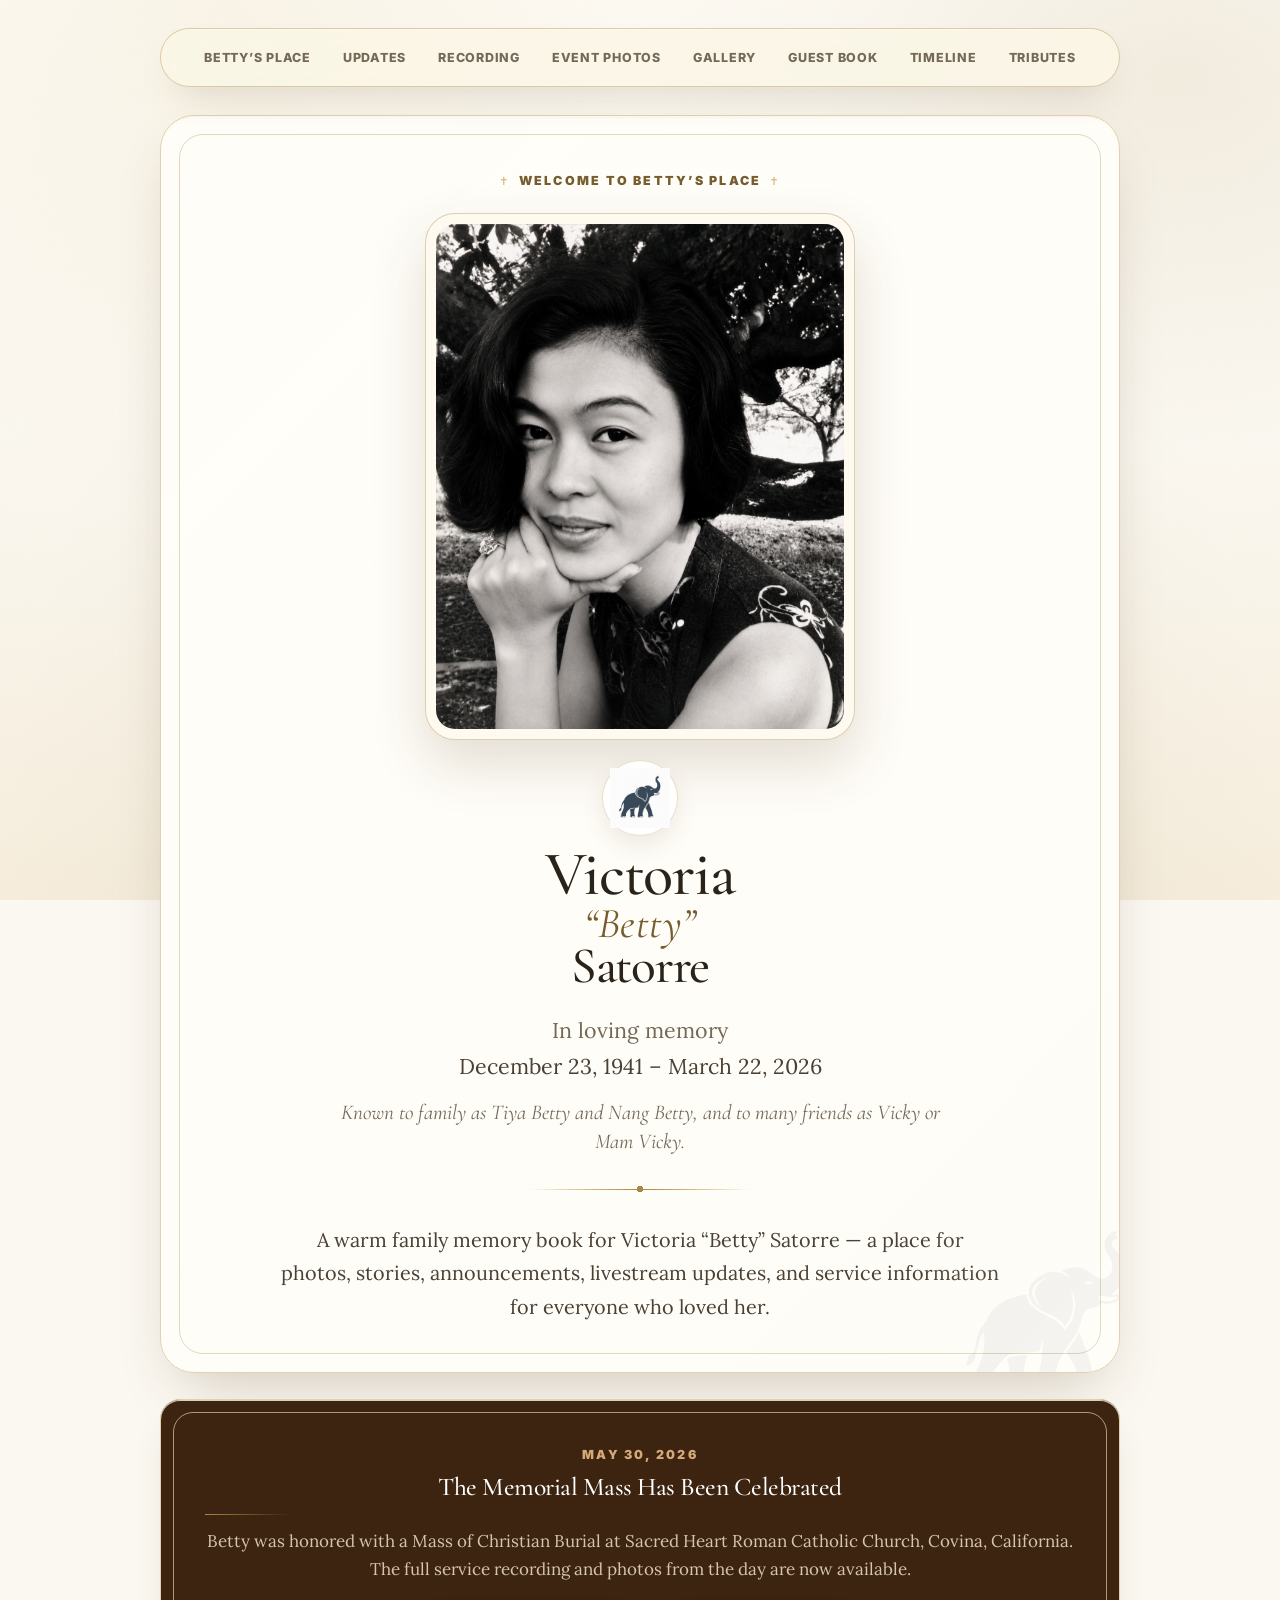
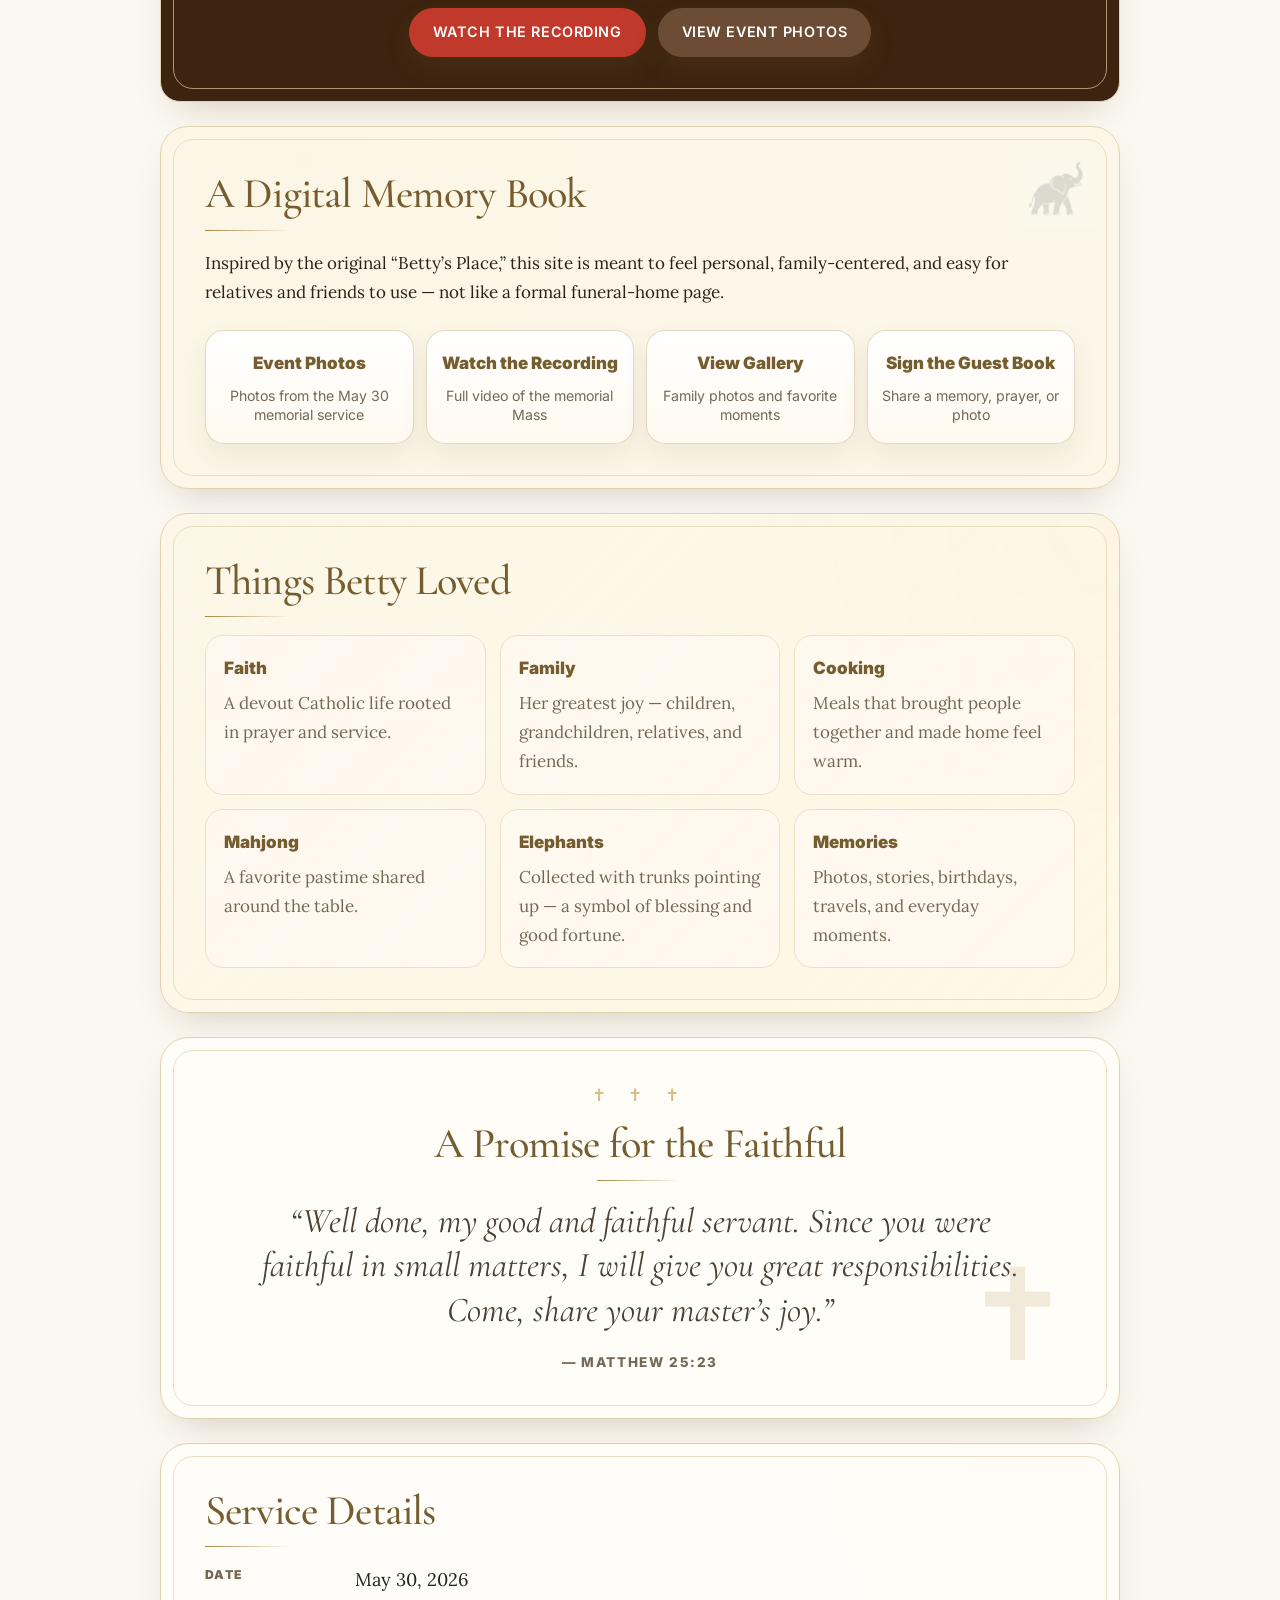
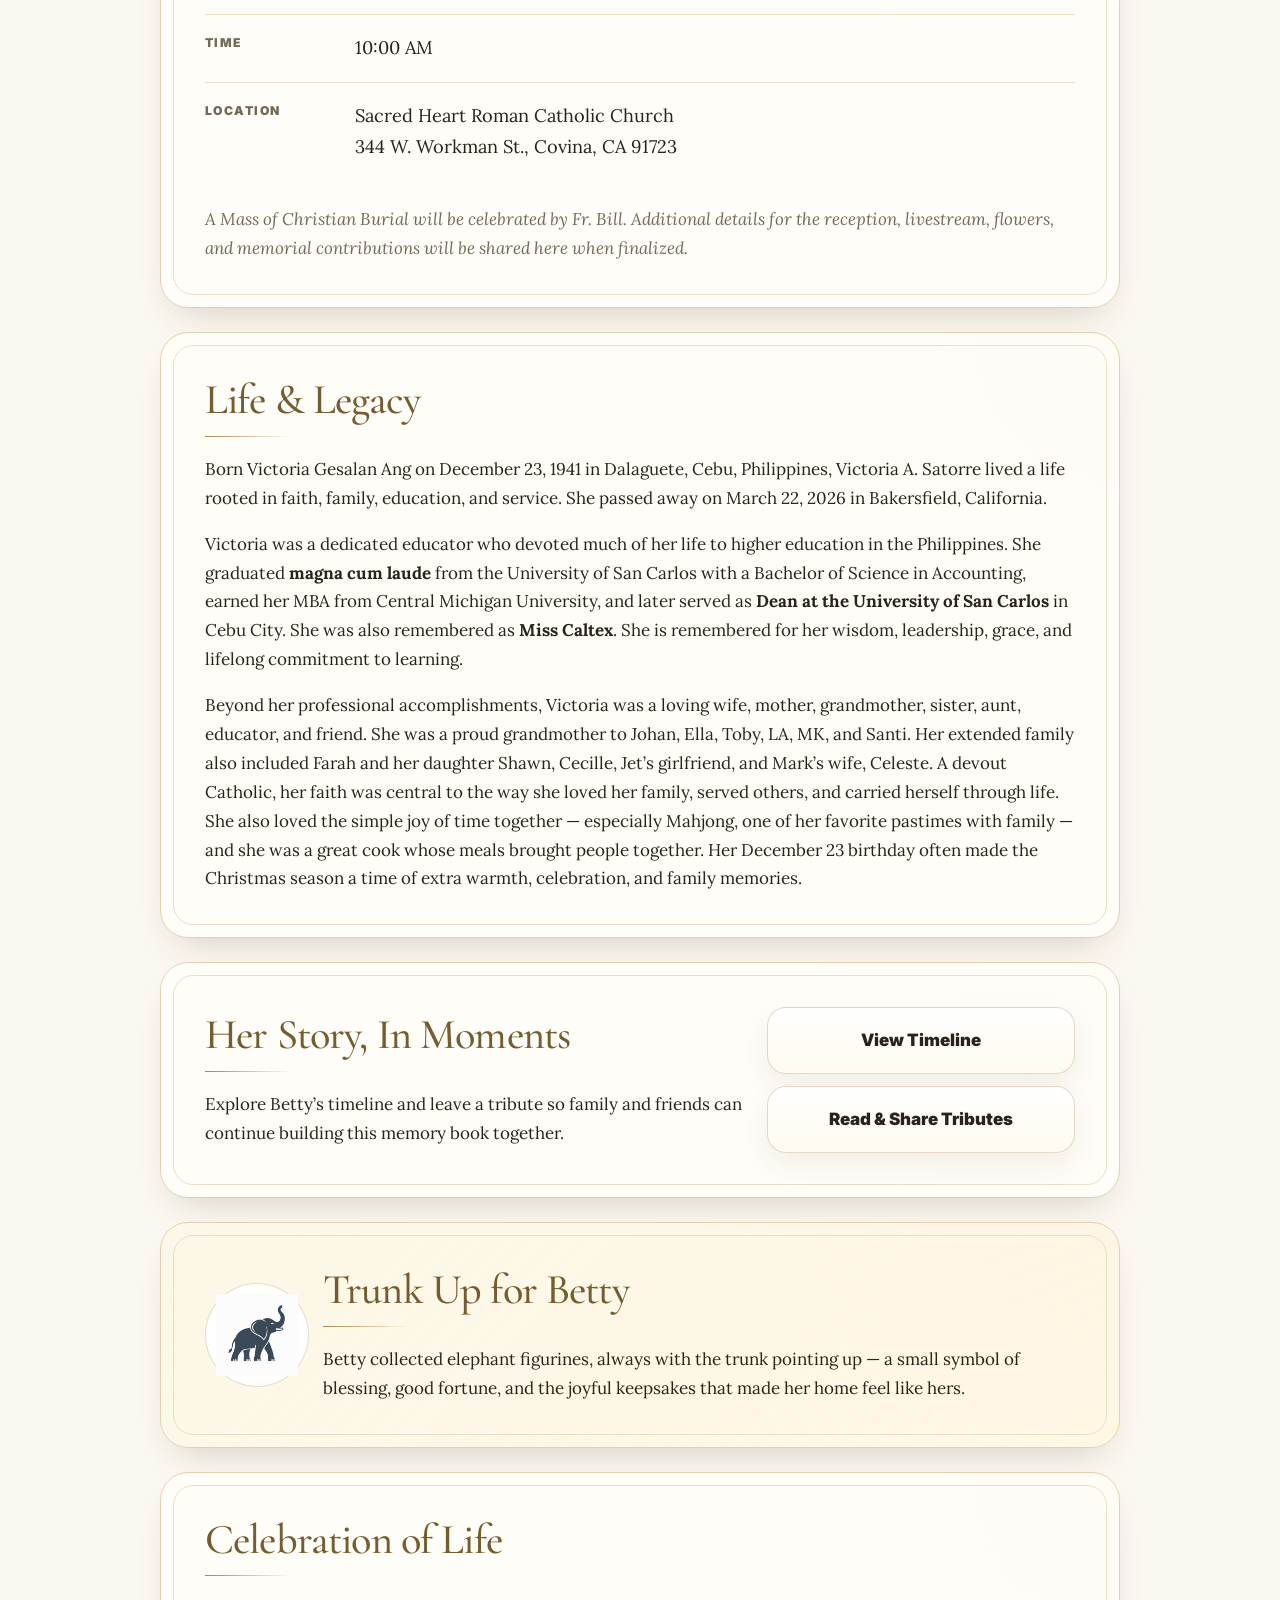
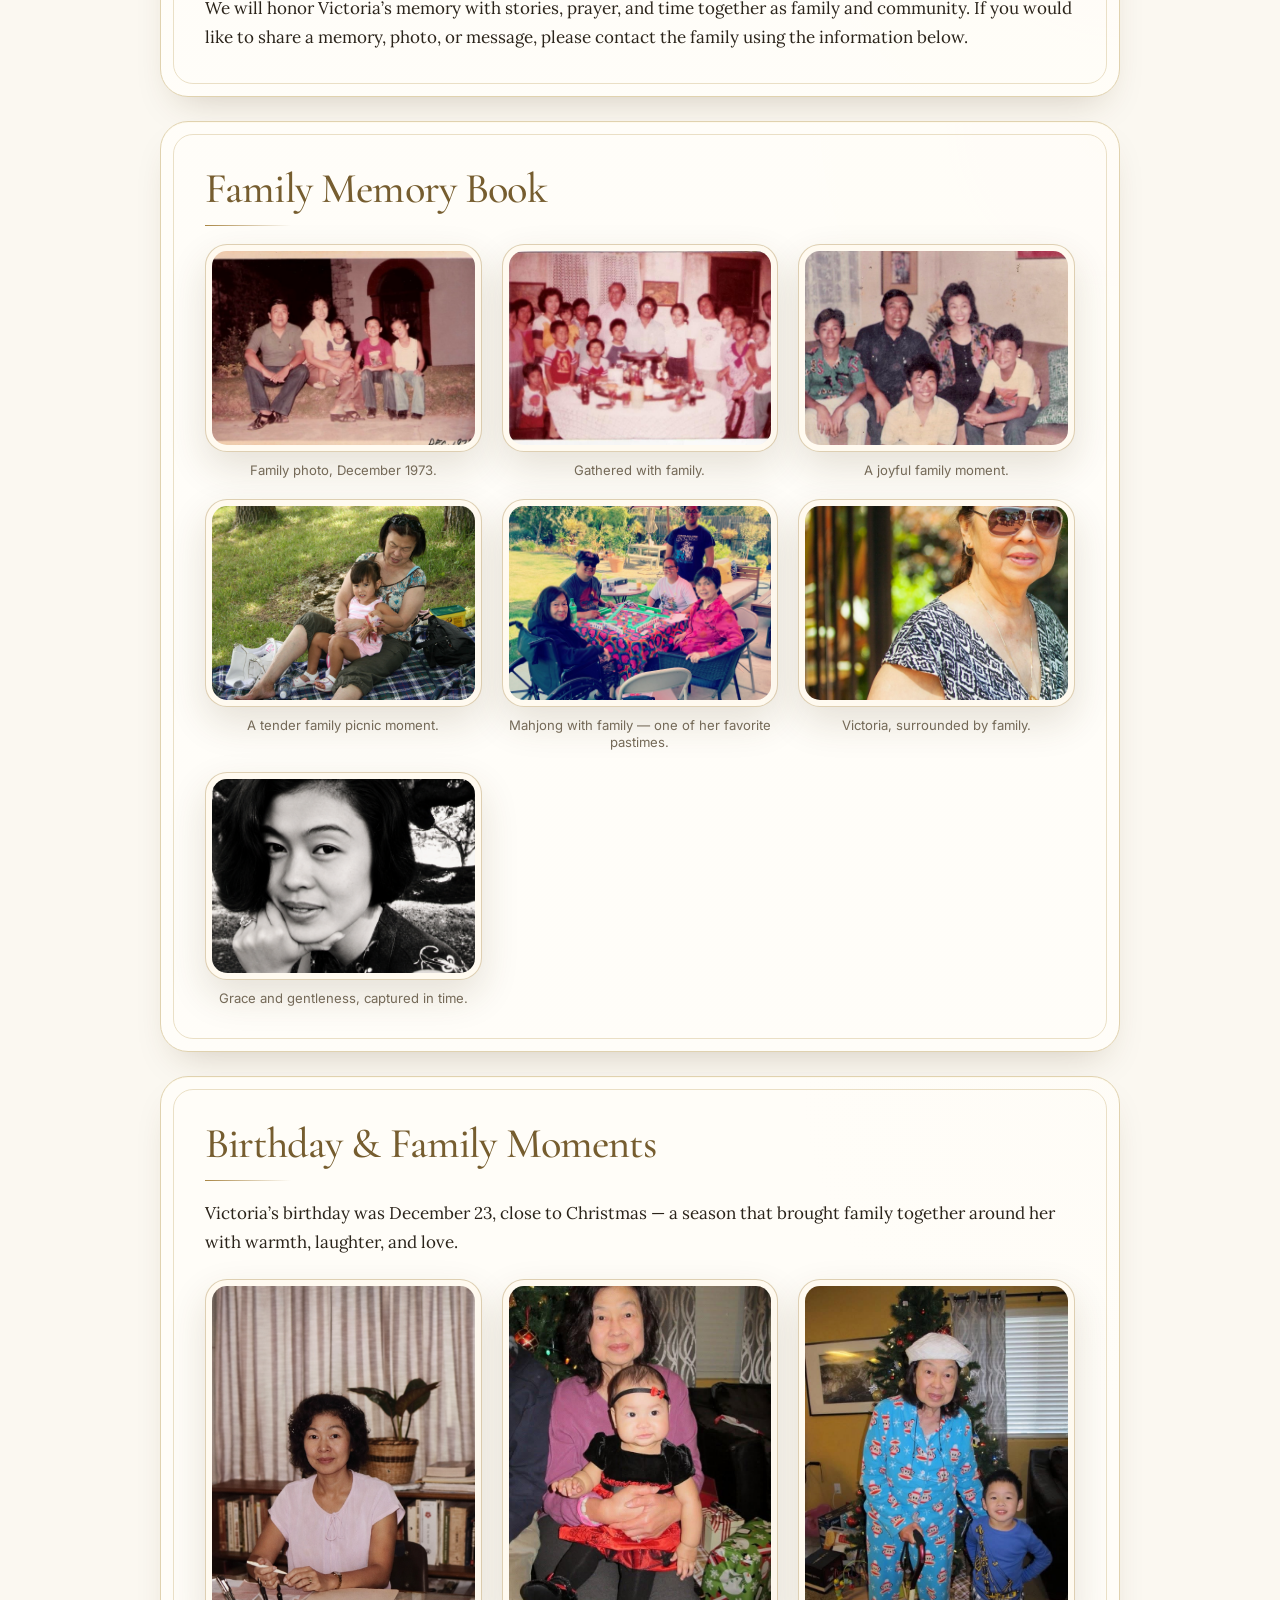
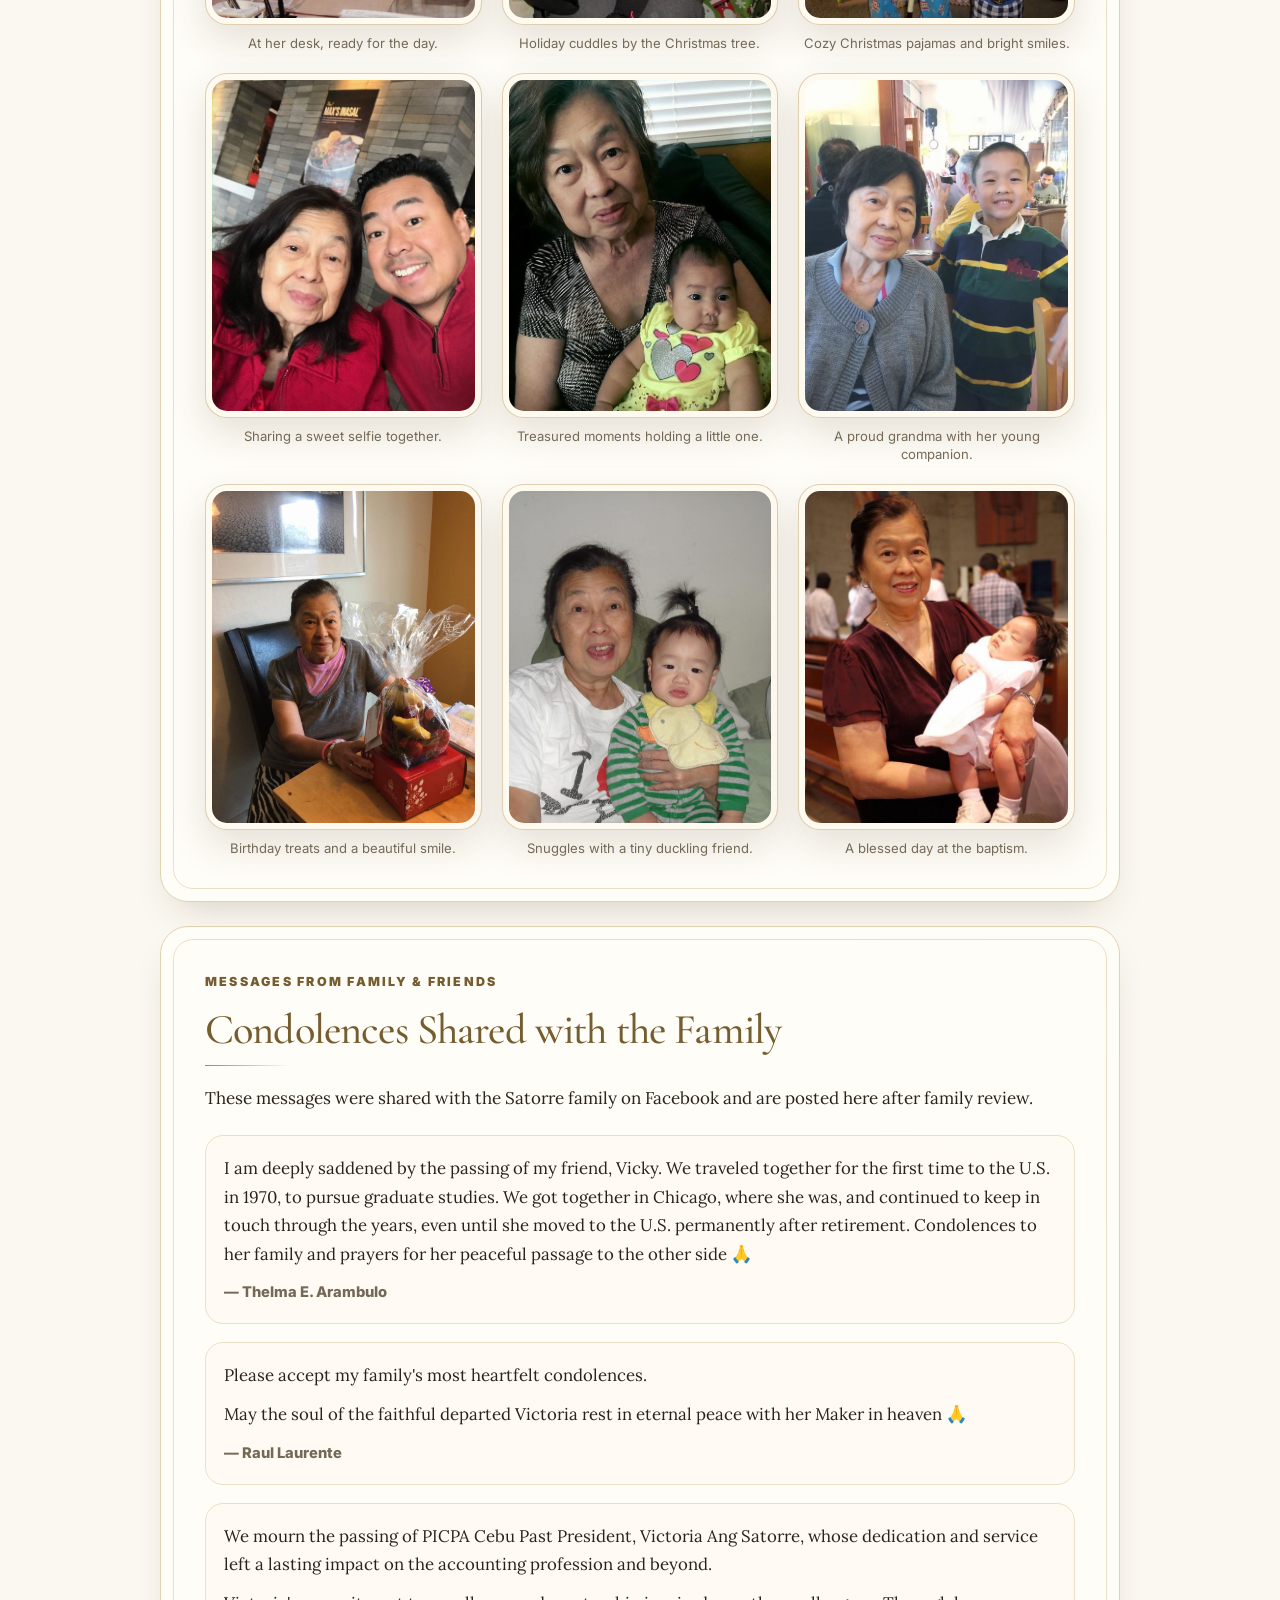
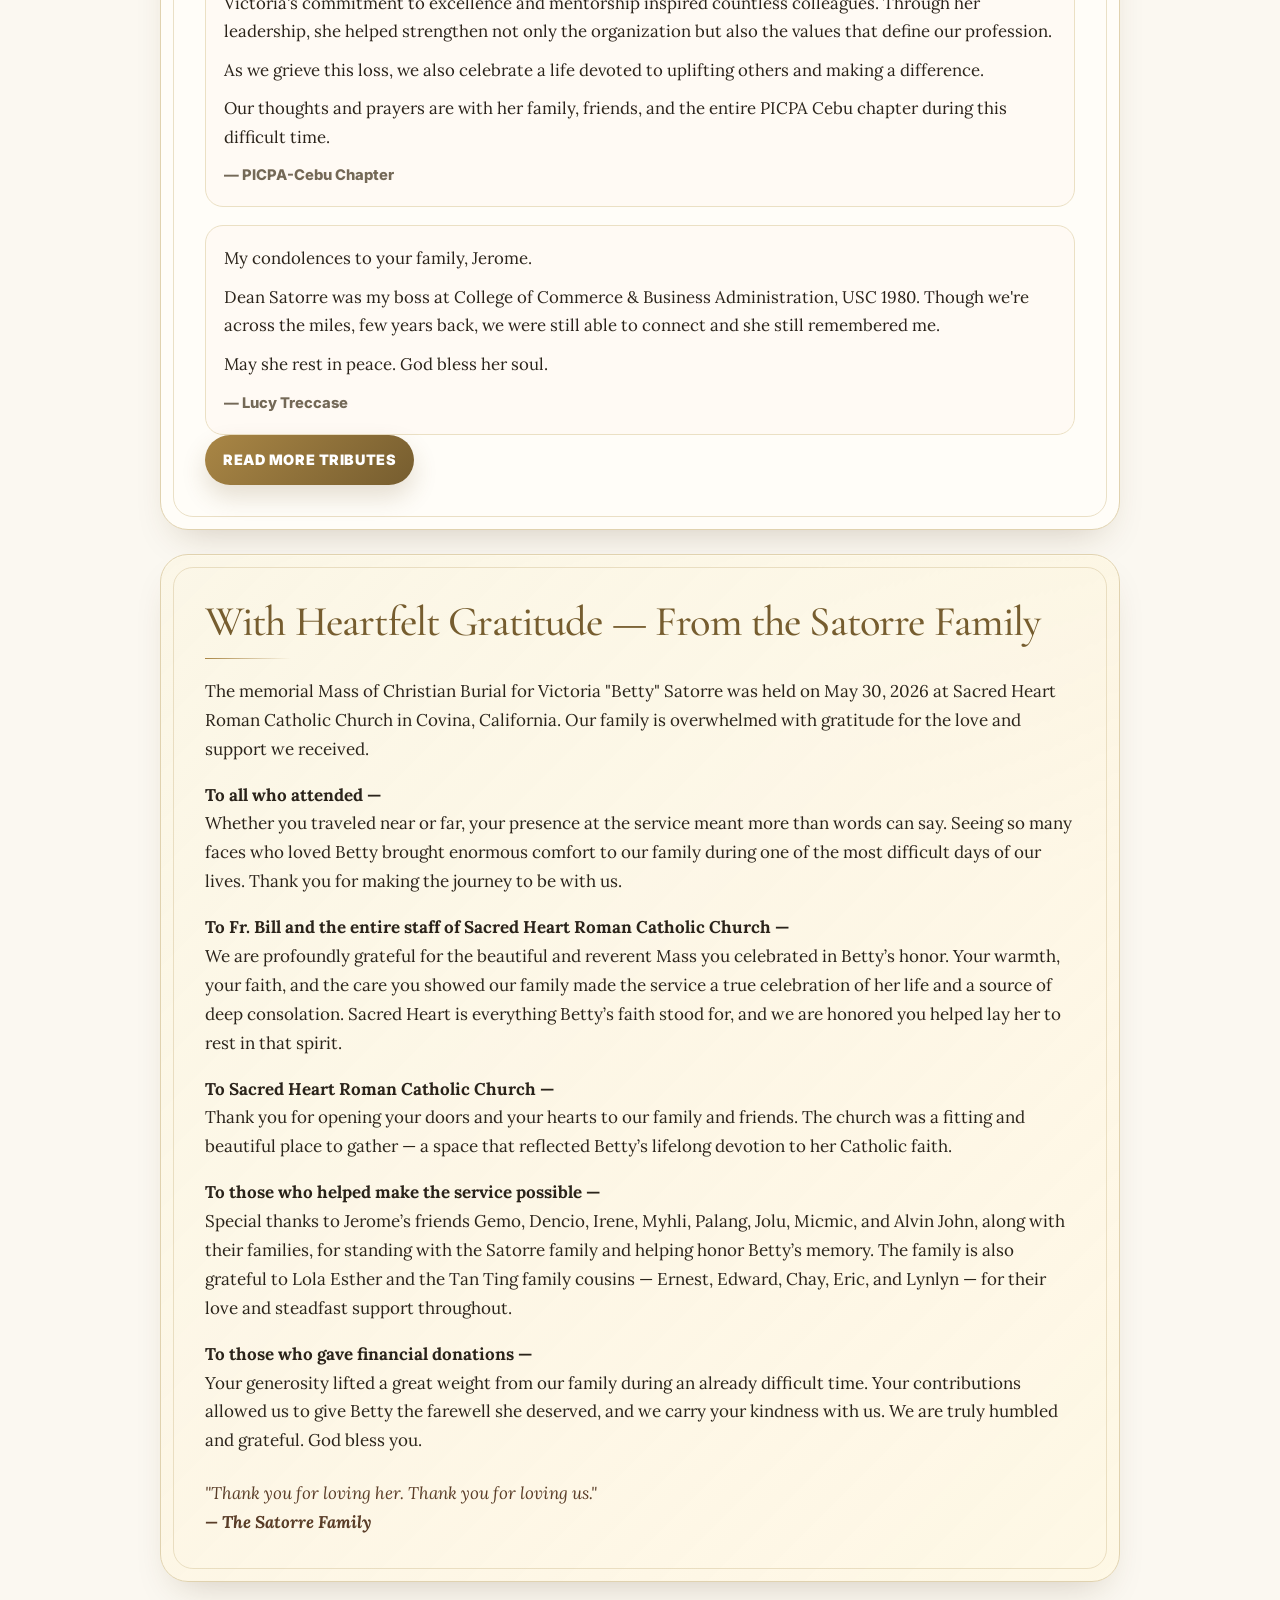
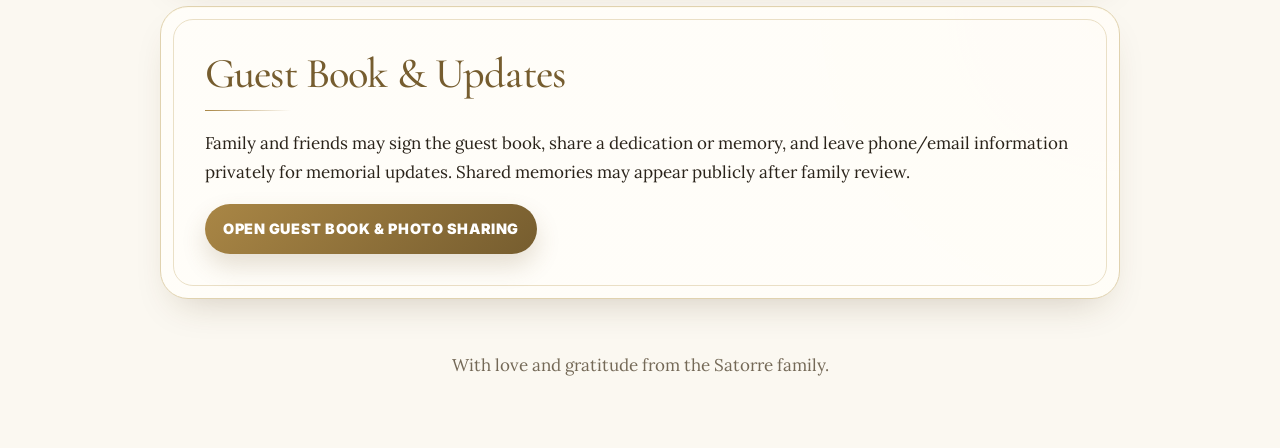
<file: index.html>
<!doctype html>
<html lang="en">
<head>
  <meta charset="utf-8" />
  <meta name="viewport" content="width=device-width, initial-scale=1" />
  <title>Betty’s Place | Remembering Victoria “Betty” Satorre</title>
  <meta name="description" content="Betty’s Place — a warm digital memory book for Victoria “Betty” Satorre, with service details, photos, announcements, livestream updates, and guest book information." />
  <meta property="og:title" content="Betty’s Place | Remembering Victoria “Betty” Satorre" />
  <meta property="og:description" content="A warm family memory book for Victoria “Betty” Satorre with service details, gallery, guest book, livestream updates, and tributes." />
  <meta property="og:image" content="http://victoria.satorre.us/assets/bettys-place-facebook-link-post-2026-05-12.jpg" />
  <meta property="og:url" content="http://victoria.satorre.us/" />
  <meta name="twitter:card" content="summary_large_image" />
  <link rel="stylesheet" href="styles.css" />
</head>
<body>
  <main class="page">


    <nav class="site-nav" aria-label="Memorial site navigation">
      <a href="index.html">Betty’s Place</a>
      <a href="announcements.html">Updates</a>
      <a href="livestream.html">Recording</a>
      <a href="live.html">Event Photos</a>
      <a href="gallery.html">Gallery</a>
      <a href="share.html">Guest Book</a>
      <a href="timeline.html">Timeline</a>
      <a href="tributes.html">Tributes</a>
    </nav>
    <section class="hero" aria-labelledby="title">
      <p class="eyebrow">Welcome to Betty’s Place</p>
      <figure class="hero-photo hero-photo-primary">
        <img src="assets/photos/shared/victoria-young-portrait-bw.png" alt="Black-and-white portrait of Victoria “Betty” Satorre as a young woman" />
      </figure>
      <div class="hero-title-lockup">
        <div class="elephant-charm" aria-label="Trunk-up elephant motif honoring Betty’s figurine collection">
          <img src="assets/betty-elephant-logo.png" alt="" aria-hidden="true" />
        </div>
        <h1 id="title"><span>Victoria</span> <em>“Betty”</em> <span>Satorre</span></h1>
      </div>
      <p class="dates">In loving memory<br><span>December 23, 1941 – March 22, 2026</span></p>
      <p class="known-as">Known to family as Tiya Betty and Nang Betty, and to many friends as Vicky or Mam Vicky.</p>
      <div class="divider" aria-hidden="true"></div>
      <p class="intro">
        A warm family memory book for Victoria “Betty” Satorre — a place for photos,
        stories, announcements, livestream updates, and service information for everyone
        who loved her.
      </p>
    </section>


    <section class="card" aria-labelledby="memorial-complete" style="background: #3d2410; color: #f5ede3; border-radius: 20px; text-align: center;">
      <p class="eyebrow" style="color: #d4a97a; margin-bottom: 0.5rem;">May 30, 2026</p>
      <h2 id="memorial-complete" style="color: #fff; font-size: 1.6rem; margin-bottom: 0.75rem;">The Memorial Mass Has Been Celebrated</h2>
      <p style="color: #d4c4b0; margin-bottom: 1.5rem;">
        Betty was honored with a Mass of Christian Burial at Sacred Heart Roman Catholic Church, Covina, California.
        The full service recording and photos from the day are now available.
      </p>
      <div style="display: flex; gap: 12px; justify-content: center; flex-wrap: wrap;">
        <a class="button-link" href="livestream.html" style="background: #c0392b; color: #fff; text-decoration: none; padding: 12px 24px; border-radius: 999px; font-weight: 600;">Watch the Recording</a>
        <a class="button-link" href="live.html" style="background: #6d4c35; color: #fff; text-decoration: none; padding: 12px 24px; border-radius: 999px; font-weight: 600;">View Event Photos</a>
      </div>
    </section>

    <section class="card memory-book" aria-labelledby="memory-book-title">
      <h2 id="memory-book-title">A Digital Memory Book</h2>
      <p>
        Inspired by the original “Betty’s Place,” this site is meant to feel personal,
        family-centered, and easy for relatives and friends to use — not like a formal
        funeral-home page.
      </p>
      <div class="feature-links" aria-label="Quick links">
        <a href="live.html"><span>Event Photos</span><small>Photos from the May 30 memorial service</small></a>
        <a href="livestream.html"><span>Watch the Recording</span><small>Full video of the memorial Mass</small></a>
        <a href="gallery.html"><span>View Gallery</span><small>Family photos and favorite moments</small></a>
        <a href="share.html"><span>Sign the Guest Book</span><small>Share a memory, prayer, or photo</small></a>
      </div>
    </section>


    <section class="card loved-card" aria-labelledby="things-loved">
      <h2 id="things-loved">Things Betty Loved</h2>
      <div class="loved-grid">
        <div><strong>Faith</strong><span>A devout Catholic life rooted in prayer and service.</span></div>
        <div><strong>Family</strong><span>Her greatest joy — children, grandchildren, relatives, and friends.</span></div>
        <div><strong>Cooking</strong><span>Meals that brought people together and made home feel warm.</span></div>
        <div><strong>Mahjong</strong><span>A favorite pastime shared around the table.</span></div>
        <div><strong>Elephants</strong><span>Collected with trunks pointing up — a symbol of blessing and good fortune.</span></div>
        <div><strong>Memories</strong><span>Photos, stories, birthdays, travels, and everyday moments.</span></div>
      </div>
    </section>

    <section class="card scripture-card" aria-labelledby="faith-promise">
      <p class="cross-row" aria-hidden="true">✝︎ ✝︎ ✝︎</p>
      <h2 id="faith-promise">A Promise for the Faithful</h2>
      <blockquote>
        <p>“Well done, my good and faithful servant. Since you were faithful in small matters, I will give you great responsibilities. Come, share your master’s joy.”</p>
        <cite>— Matthew 25:23</cite>
      </blockquote>
    </section>

    <section class="card details" aria-labelledby="service-details">
      <h2 id="service-details">Service Details</h2>
      <dl>
        <div>
          <dt>Date</dt>
          <dd>May 30, 2026</dd>
        </div>
        <div>
          <dt>Time</dt>
          <dd>10:00 AM</dd>
        </div>
        <div>
          <dt>Location</dt>
          <dd>
            Sacred Heart Roman Catholic Church<br />
            344 W. Workman St., Covina, CA 91723
          </dd>
        </div>
      </dl>
      <p class="note">
        A Mass of Christian Burial will be celebrated by Fr. Bill.
        Additional details for the reception, livestream, flowers,
        and memorial contributions will be shared here when finalized.
      </p>
    </section>

    <section class="card" aria-labelledby="legacy">
      <h2 id="legacy">Life &amp; Legacy</h2>
      <p>
        Born Victoria Gesalan Ang on December 23, 1941 in Dalaguete, Cebu, Philippines,
        Victoria A. Satorre lived a life rooted in faith, family, education, and service.
        She passed away on March 22, 2026 in Bakersfield, California.
      </p>
      <p>
        Victoria was a dedicated educator who devoted much of her life to higher education
        in the Philippines. She graduated <strong>magna cum laude</strong> from the University of
        San Carlos with a Bachelor of Science in Accounting, earned her MBA from
        Central Michigan University, and later served as <strong>Dean at the University of San Carlos</strong>
        in Cebu City. She was also remembered as <strong>Miss Caltex</strong>. She is remembered for
        her wisdom, leadership, grace, and lifelong commitment to learning.
      </p>
      <p>
        Beyond her professional accomplishments, Victoria was a loving wife, mother,
        grandmother, sister, aunt, educator, and friend. She was a proud grandmother to
        Johan, Ella, Toby, LA, MK, and Santi. Her extended family also included Farah and
        her daughter Shawn, Cecille, Jet’s girlfriend, and Mark’s wife, Celeste. A devout Catholic, her faith
        was central to the way she loved her family, served others, and carried herself through life.
        She also loved the simple joy of time together — especially Mahjong, one of her
        favorite pastimes with family — and she was a great cook whose meals brought people
        together. Her December 23 birthday often made the Christmas season a time of extra
        warmth, celebration, and family memories.
      </p>
    </section>


    <section class="card two-column-card" aria-labelledby="more-stories">
      <div>
        <h2 id="more-stories">Her Story, In Moments</h2>
        <p>Explore Betty’s timeline and leave a tribute so family and friends can continue building this memory book together.</p>
      </div>
      <div class="quick-links stacked">
        <a href="timeline.html">View Timeline</a>
        <a href="tributes.html">Read &amp; Share Tributes</a>
      </div>
    </section>

    <section class="card keepsake-card" aria-labelledby="elephant-keepsake">
      <div class="keepsake-icon" aria-hidden="true"><img src="assets/betty-elephant-logo.png" alt="" /></div>
      <div>
        <h2 id="elephant-keepsake">Trunk Up for Betty</h2>
        <p>
          Betty collected elephant figurines, always with the trunk pointing up — a small
          symbol of blessing, good fortune, and the joyful keepsakes that made her home feel like hers.
        </p>
      </div>
    </section>

    <section class="card" aria-labelledby="celebration">
      <h2 id="celebration">Celebration of Life</h2>
      <p>
        We will honor Victoria’s memory with stories, prayer, and time together as family
        and community. If you would like to share a memory, photo, or message, please contact
        the family using the information below.
      </p>
    </section>

    <section class="card" aria-labelledby="family-photos">
      <h2 id="family-photos">Family Memory Book</h2>
      <div class="photo-grid">
        <figure>
          <img src="assets/photos/victoria-family-dec-1973.jpg" alt="Vintage family photo seated outside a home, dated December 1973" />
          <figcaption>Family photo, December 1973.</figcaption>
        </figure>
        <figure>
          <img src="assets/photos/victoria-family-gathering.jpg" alt="Large family gathering around a table" />
          <figcaption>Gathered with family.</figcaption>
        </figure>
        <figure>
          <img src="assets/photos/victoria-family-couch-color.jpg" alt="Vintage family photo seated together on a couch" />
          <figcaption>A joyful family moment.</figcaption>
        </figure>
        <figure>
          <img src="assets/photos/victoria-picnic-grandchild.jpg" alt="Outdoor family picnic moment with Victoria seated with a young child" />
          <figcaption>A tender family picnic moment.</figcaption>
        </figure>
        <figure>
          <img src="assets/photos/victoria-mahjong.jpg" alt="Family gathered outdoors around a Mahjong table" />
          <figcaption>Mahjong with family — one of her favorite pastimes.</figcaption>
        </figure>
        <figure>
          <img src="assets/photos/victoria-hero-portrait.jpg" alt="Outdoor portrait of Victoria A. Satorre" />
          <figcaption>Victoria, surrounded by family.</figcaption>
        </figure>
        <figure>
          <img src="assets/photos/shared/victoria-young-portrait-bw.png" alt="Black-and-white portrait of Victoria as a young woman" />
          <figcaption>Grace and gentleness, captured in time.</figcaption>
        </figure>
      </div>
    </section>


    <section class="card" aria-labelledby="birthday-memories">
      <h2 id="birthday-memories">Birthday &amp; Family Moments</h2>
      <p>
        Victoria’s birthday was December 23, close to Christmas — a season that brought
        family together around her with warmth, laughter, and love.
      </p>
      <div class="photo-grid birthday-grid">
        <figure>
          <img src="assets/photos/birthday-family/victoria-birthday-01.png" alt="Victoria at a desk" />
          <figcaption>At her desk, ready for the day.</figcaption>
        </figure>
        <figure>
          <img src="assets/photos/birthday-family/victoria-birthday-02.jpg" alt="Victoria holding a baby near a Christmas tree" />
          <figcaption>Holiday cuddles by the Christmas tree.</figcaption>
        </figure>
        <figure>
          <img src="assets/photos/birthday-family/victoria-birthday-03.jpg" alt="Victoria in Christmas pajamas beside a child" />
          <figcaption>Cozy Christmas pajamas and bright smiles.</figcaption>
        </figure>
        <figure>
          <img src="assets/photos/birthday-family/victoria-birthday-05.jpg" alt="Victoria sharing a selfie moment" />
          <figcaption>Sharing a sweet selfie together.</figcaption>
        </figure>
        <figure>
          <img src="assets/photos/birthday-family/victoria-birthday-06.jpg" alt="Victoria holding a baby" />
          <figcaption>Treasured moments holding a little one.</figcaption>
        </figure>
        <figure>
          <img src="assets/photos/birthday-family/victoria-birthday-07.jpg" alt="Victoria seated beside a child" />
          <figcaption>A proud grandma with her young companion.</figcaption>
        </figure>
        <figure>
          <img src="assets/photos/birthday-family/victoria-birthday-08.jpg" alt="Victoria with birthday treats" />
          <figcaption>Birthday treats and a beautiful smile.</figcaption>
        </figure>
        <figure>
          <img src="assets/photos/birthday-family/victoria-birthday-09.jpg" alt="Victoria holding a small duckling" />
          <figcaption>Snuggles with a tiny duckling friend.</figcaption>
        </figure>
        <figure>
          <img src="assets/photos/birthday-family/victoria-birthday-10.jpg" alt="Victoria holding a baby in church" />
          <figcaption>A blessed day at the baptism.</figcaption>
        </figure>
      </div>
    </section>


    <section class="card" aria-labelledby="facebook-messages">
      <p class="eyebrow">Messages from Family &amp; Friends</p>
      <h2 id="facebook-messages">Condolences Shared with the Family</h2>
      <p>
        These messages were shared with the Satorre family on Facebook and are posted here after family review.
      </p>
      <div class="condolence-list featured-condolences">
        <article class="condolence-item">
          <blockquote>
            <p>I am deeply saddened by the passing of my friend, Vicky. We traveled together for the first time to the U.S. in 1970, to pursue graduate studies. We got together in Chicago, where she was, and continued to keep in touch through the years, even until she moved to the U.S. permanently after retirement. Condolences to her family and prayers for her peaceful passage to the other side 🙏</p>
          </blockquote>
          <p class="condolence-author">— Thelma E. Arambulo</p>
        </article>
        <article class="condolence-item">
          <blockquote>
            <p>Please accept my family&#x27;s most heartfelt condolences.</p><p>May the soul of the faithful departed Victoria rest in eternal peace with her Maker in heaven 🙏</p>
          </blockquote>
          <p class="condolence-author">— Raul Laurente</p>
        </article>
        <article class="condolence-item">
          <blockquote>
            <p>We mourn the passing of PICPA Cebu Past President, Victoria Ang Satorre, whose dedication and service left a lasting impact on the accounting profession and beyond.</p><p>Victoria&#x27;s commitment to excellence and mentorship inspired countless colleagues. Through her leadership, she helped strengthen not only the organization but also the values that define our profession.</p><p>As we grieve this loss, we also celebrate a life devoted to uplifting others and making a difference.</p><p>Our thoughts and prayers are with her family, friends, and the entire PICPA Cebu chapter during this difficult time.</p>
          </blockquote>
          <p class="condolence-author">— PICPA-Cebu Chapter</p>
        </article>
        <article class="condolence-item">
          <blockquote>
            <p>My condolences to your family, Jerome.</p><p>Dean Satorre was my boss at College of Commerce &amp; Business Administration, USC 1980. Though we&#x27;re across the miles, few years back, we were still able to connect and she still remembered me.</p><p>May she rest in peace. God bless her soul.</p>
          </blockquote>
          <p class="condolence-author">— Lucy Treccase</p>
        </article>
      </div>
      <p><a class="button-link" href="tributes.html#facebook-condolences">Read More Tributes</a></p>
    </section>

    <section class="card gratitude-card" aria-labelledby="gratitude">
      <h2 id="gratitude">With Heartfelt Gratitude — From the Satorre Family</h2>
      <p>
        The memorial Mass of Christian Burial for Victoria "Betty" Satorre was held on
        May 30, 2026 at Sacred Heart Roman Catholic Church in Covina, California.
        Our family is overwhelmed with gratitude for the love and support we received.
      </p>

      <p><strong>To all who attended —</strong><br />
        Whether you traveled near or far, your presence at the service meant more than words can say.
        Seeing so many faces who loved Betty brought enormous comfort to our family during
        one of the most difficult days of our lives. Thank you for making the journey to be with us.</p>

      <p><strong>To Fr. Bill and the entire staff of Sacred Heart Roman Catholic Church —</strong><br />
        We are profoundly grateful for the beautiful and reverent Mass you celebrated in Betty’s honor.
        Your warmth, your faith, and the care you showed our family made the service a true
        celebration of her life and a source of deep consolation. Sacred Heart is everything
        Betty’s faith stood for, and we are honored you helped lay her to rest in that spirit.</p>

      <p><strong>To Sacred Heart Roman Catholic Church —</strong><br />
        Thank you for opening your doors and your hearts to our family and friends.
        The church was a fitting and beautiful place to gather — a space that reflected
        Betty’s lifelong devotion to her Catholic faith.</p>

      <p><strong>To those who helped make the service possible —</strong><br />
        Special thanks to Jerome’s friends Gemo, Dencio, Irene, Myhli, Palang, Jolu,
        Micmic, and Alvin John, along with their families, for standing with the Satorre family
        and helping honor Betty’s memory. The family is also grateful to Lola Esther and the
        Tan Ting family cousins — Ernest, Edward, Chay, Eric, and Lynlyn — for their love
        and steadfast support throughout.</p>

      <p><strong>To those who gave financial donations —</strong><br />
        Your generosity lifted a great weight from our family during an already difficult time.
        Your contributions allowed us to give Betty the farewell she deserved, and we carry your
        kindness with us. We are truly humbled and grateful. God bless you.</p>

      <p style="margin-top:1.5rem; font-style: italic; color: #5a3d28;">
        "Thank you for loving her. Thank you for loving us."<br />
        <strong>— The Satorre Family</strong>
      </p>
    </section>

    <section class="card" aria-labelledby="family-contact">
      <h2 id="family-contact">Guest Book &amp; Updates</h2>
      <p>
        Family and friends may sign the guest book, share a dedication or memory, and leave phone/email
        information privately for memorial updates. Shared memories may appear publicly after family review.
      </p>
      <p><a class="button-link" href="share.html">Open Guest Book &amp; Photo Sharing</a></p>
    </section>

    <footer>
      <p>With love and gratitude from the Satorre family.</p>
    </footer>
  </main>
</body>
</html>
</file>
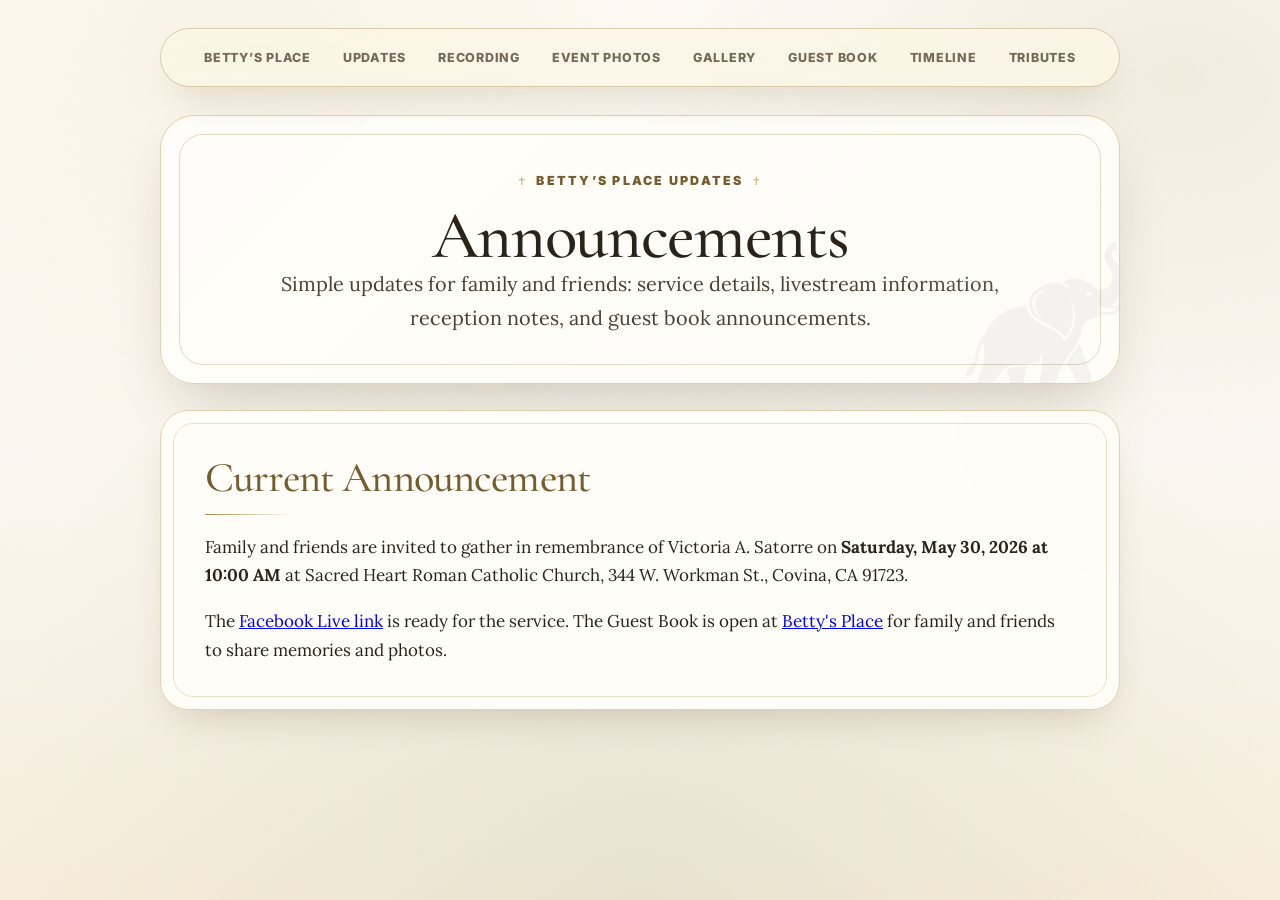
<file: announcements.html>
<!doctype html>
<html lang="en">
<head>
  <meta charset="utf-8" />
  <meta name="viewport" content="width=device-width, initial-scale=1" />
  <title>Announcements | Victoria A. Satorre</title>
  <meta name="description" content="Memorial announcements and updates for Victoria A. Satorre." />
  <link rel="stylesheet" href="styles.css" />
</head>
<body>
  <main class="page">


    <nav class="site-nav" aria-label="Memorial site navigation">
      <a href="index.html">Betty’s Place</a>
      <a href="announcements.html">Updates</a>
      <a href="livestream.html">Recording</a>
      <a href="live.html">Event Photos</a>
      <a href="gallery.html">Gallery</a>
      <a href="share.html">Guest Book</a>
      <a href="timeline.html">Timeline</a>
      <a href="tributes.html">Tributes</a>
    </nav>
    <section class="hero compact" aria-labelledby="title">
      <p class="eyebrow">Betty’s Place Updates</p>
      <h1 id="title">Announcements</h1>
      <p class="intro">Simple updates for family and friends: service details, livestream information, reception notes, and guest book announcements.</p>
    </section>

    <section class="card" aria-labelledby="current-announcement">
      <h2 id="current-announcement">Current Announcement</h2>
      <p>
        Family and friends are invited to gather in remembrance of Victoria A. Satorre on
        <strong>Saturday, May 30, 2026 at 10:00 AM</strong> at Sacred Heart Roman Catholic Church,
        344 W. Workman St., Covina, CA 91723.
      </p>
      <p>
        The <a href="livestream.html">Facebook Live link</a> is ready for the service. The Guest Book is open at <a href="share.html">Betty's Place</a> for family and friends to share memories and photos.
      </p>
    </section>
  </main>
</body>
</html>
</file>
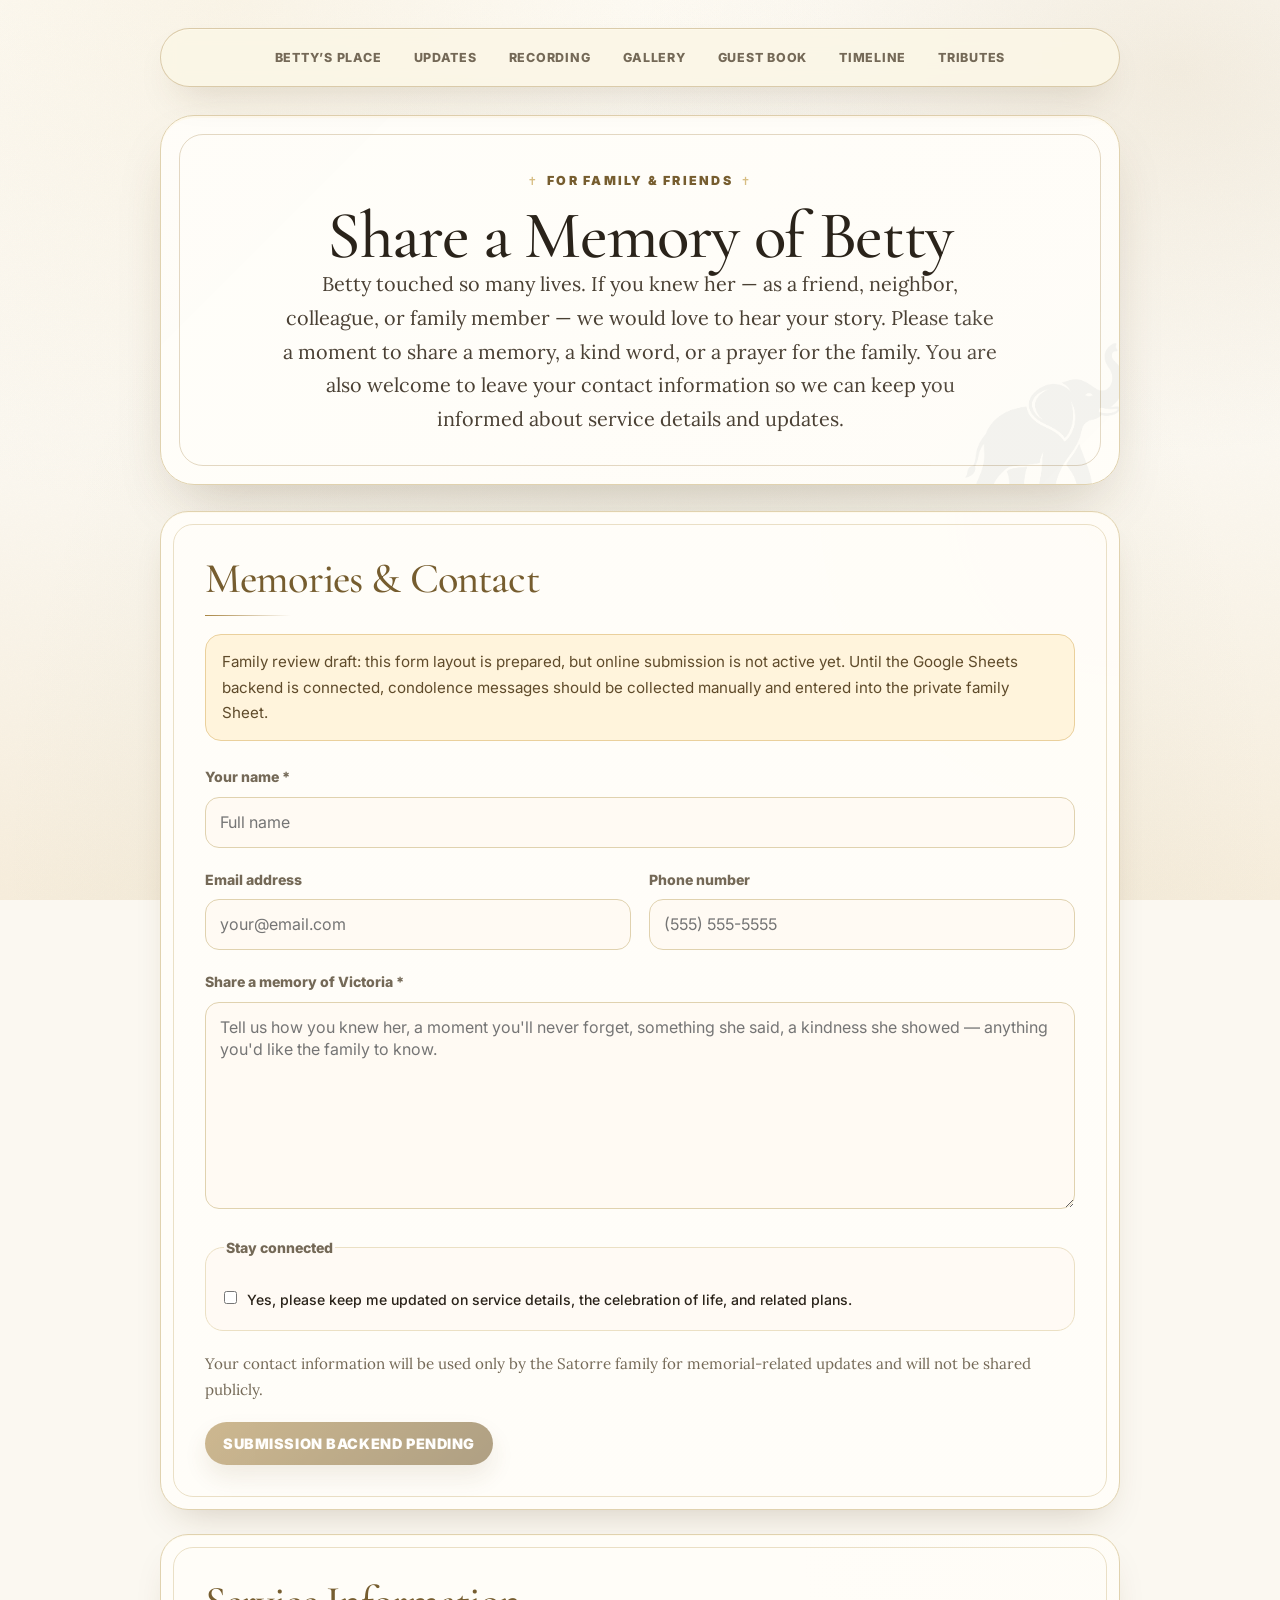
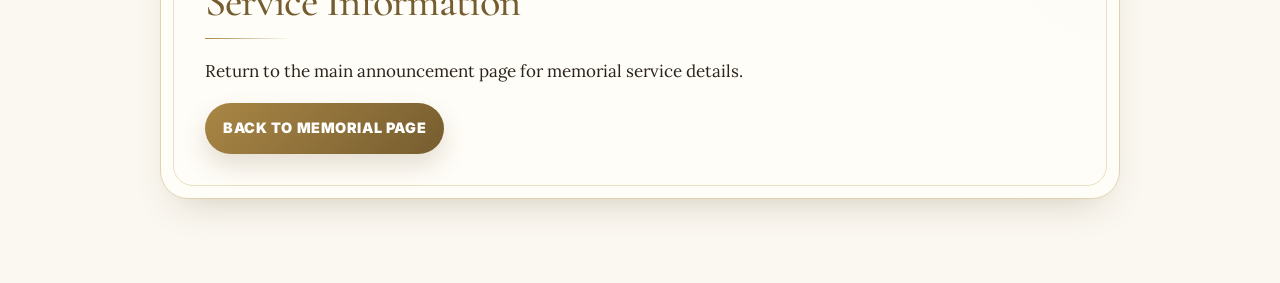
<file: condolences.html>
<!doctype html>
<html lang="en">
<head>
  <meta charset="utf-8" />
  <meta name="viewport" content="width=device-width, initial-scale=1" />
  <title>Share a Memory | Victoria A. Satorre</title>
  <meta name="description" content="Share your memories, condolences, and contact information with the family of Victoria A. Satorre." />
  <link rel="stylesheet" href="styles.css" />
</head>
<body>
  <main class="page">


    <nav class="site-nav" aria-label="Memorial site navigation">
      <a href="index.html">Betty’s Place</a>
      <a href="announcements.html">Updates</a>
      <a href="livestream.html">Recording</a>
      <a href="gallery.html">Gallery</a>
      <a href="share.html">Guest Book</a>
      <a href="timeline.html">Timeline</a>
      <a href="tributes.html">Tributes</a>
    </nav>
    <section class="hero compact" aria-labelledby="title">
      <p class="eyebrow">For Family &amp; Friends</p>
      <h1 id="title">Share a Memory of Betty</h1>
      <p class="intro">
        Betty touched so many lives. If you knew her — as a friend, neighbor, colleague,
        or family member — we would love to hear your story. Please take a moment to share
        a memory, a kind word, or a prayer for the family. You are also welcome to leave
        your contact information so we can keep you informed about service details and updates.
      </p>
    </section>

    <section class="card" aria-labelledby="form-title">
      <h2 id="form-title">Memories &amp; Contact</h2>
      <p class="status-banner">
        Family review draft: this form layout is prepared, but online submission is not active yet.
        Until the Google Sheets backend is connected, condolence messages should be collected manually
        and entered into the private family Sheet.
      </p>

      <form class="condolence-form" name="victoria-condolences">
        <input type="hidden" name="source" value="memorial-site" />

        <label>
          Your name <span aria-hidden="true">*</span>
          <input type="text" name="name" autocomplete="name" required placeholder="Full name" />
        </label>

        <div class="form-grid">
          <label>
            Email address
            <input type="email" name="email" autocomplete="email" placeholder="your@email.com" />
          </label>

          <label>
            Phone number
            <input type="tel" name="phone" autocomplete="tel" placeholder="(555) 555-5555" />
          </label>
        </div>

        <label>
          Share a memory of Victoria <span aria-hidden="true">*</span>
          <textarea name="message" rows="8" required
            placeholder="Tell us how you knew her, a moment you'll never forget, something she said, a kindness she showed — anything you'd like the family to know."></textarea>
        </label>

        <fieldset>
          <legend>Stay connected</legend>
          <label class="checkbox">
            <input type="checkbox" name="update_permission" value="yes" />
            Yes, please keep me updated on service details, the celebration of life, and related plans.
          </label>
        </fieldset>

        <p class="privacy-note">
          Your contact information will be used only by the Satorre family for memorial-related updates
          and will not be shared publicly.
        </p>

        <button type="submit" disabled aria-disabled="true">Submission Backend Pending</button>
      </form>
    </section>

    <section class="card" aria-labelledby="back-title">
      <h2 id="back-title">Service Information</h2>
      <p>Return to the main announcement page for memorial service details.</p>
      <p><a class="button-link" href="index.html">Back to Memorial Page</a></p>
    </section>
  </main>
</body>
</html>
</file>
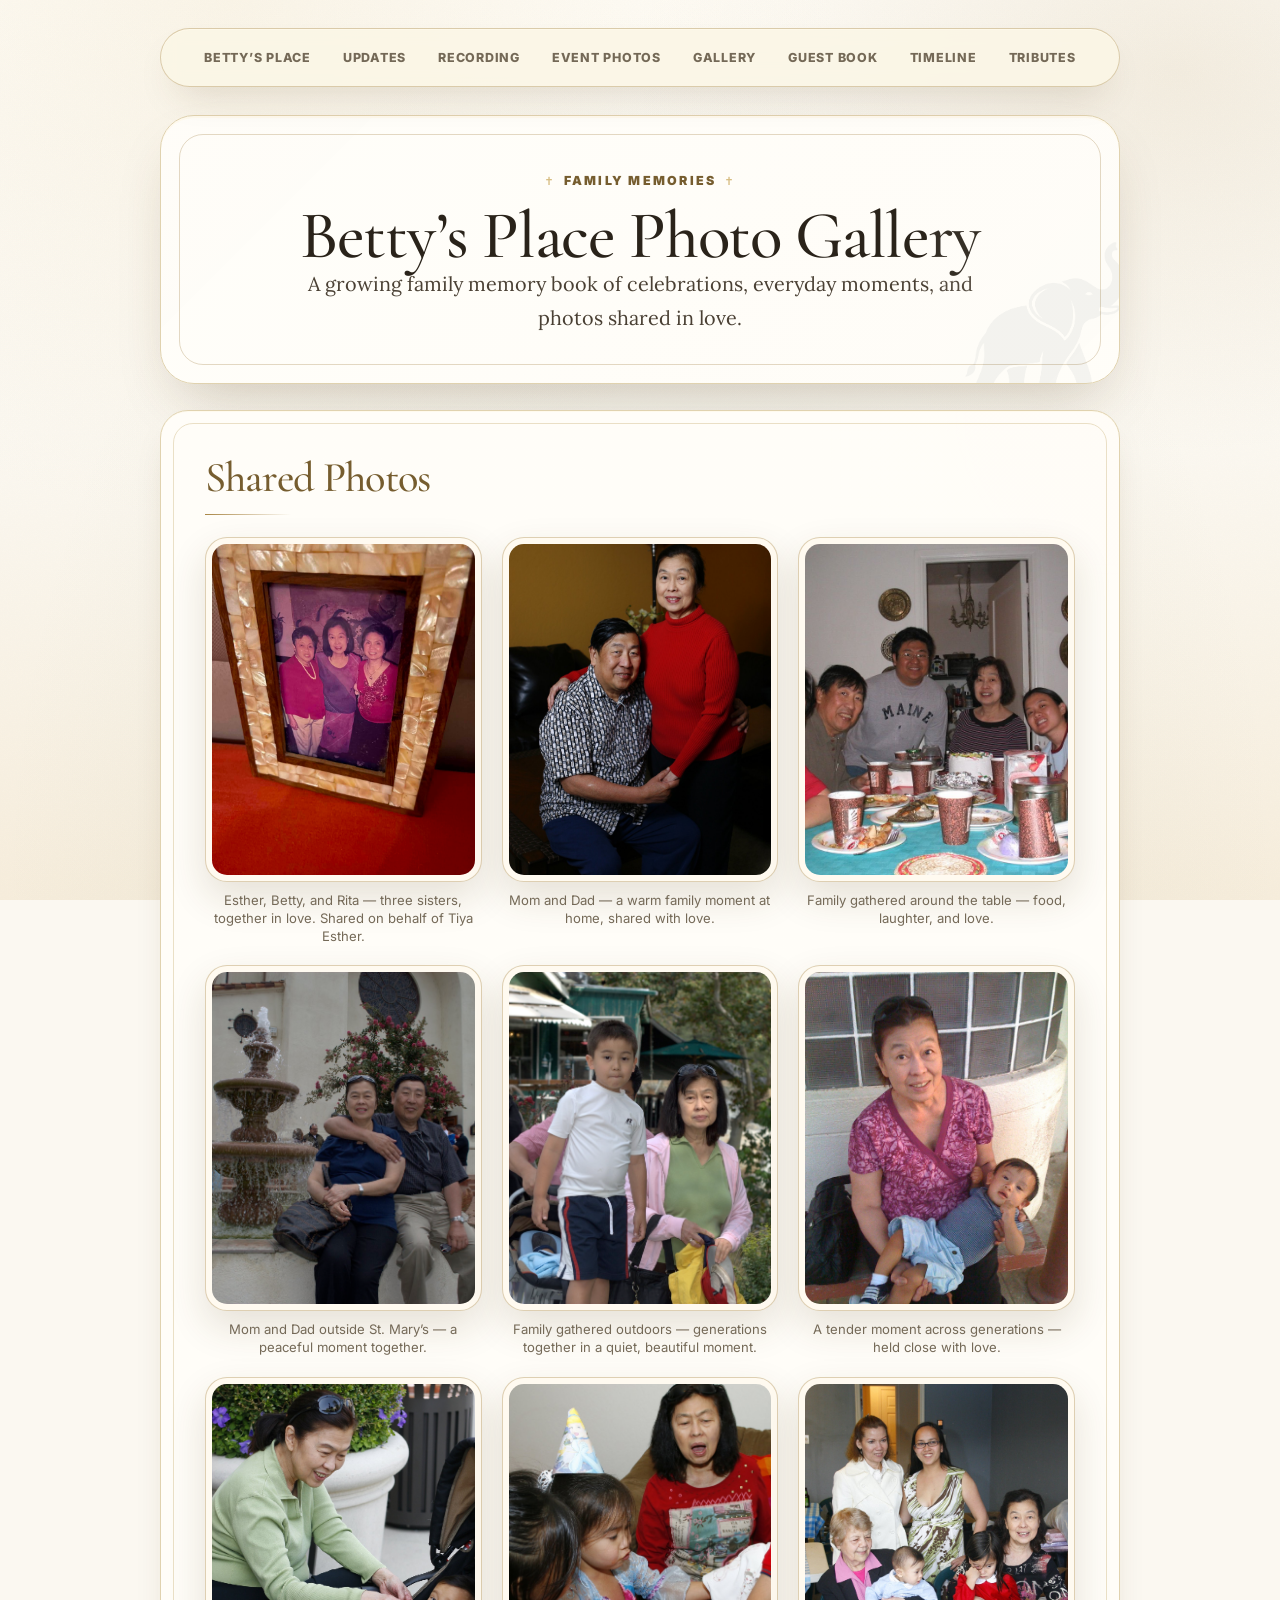
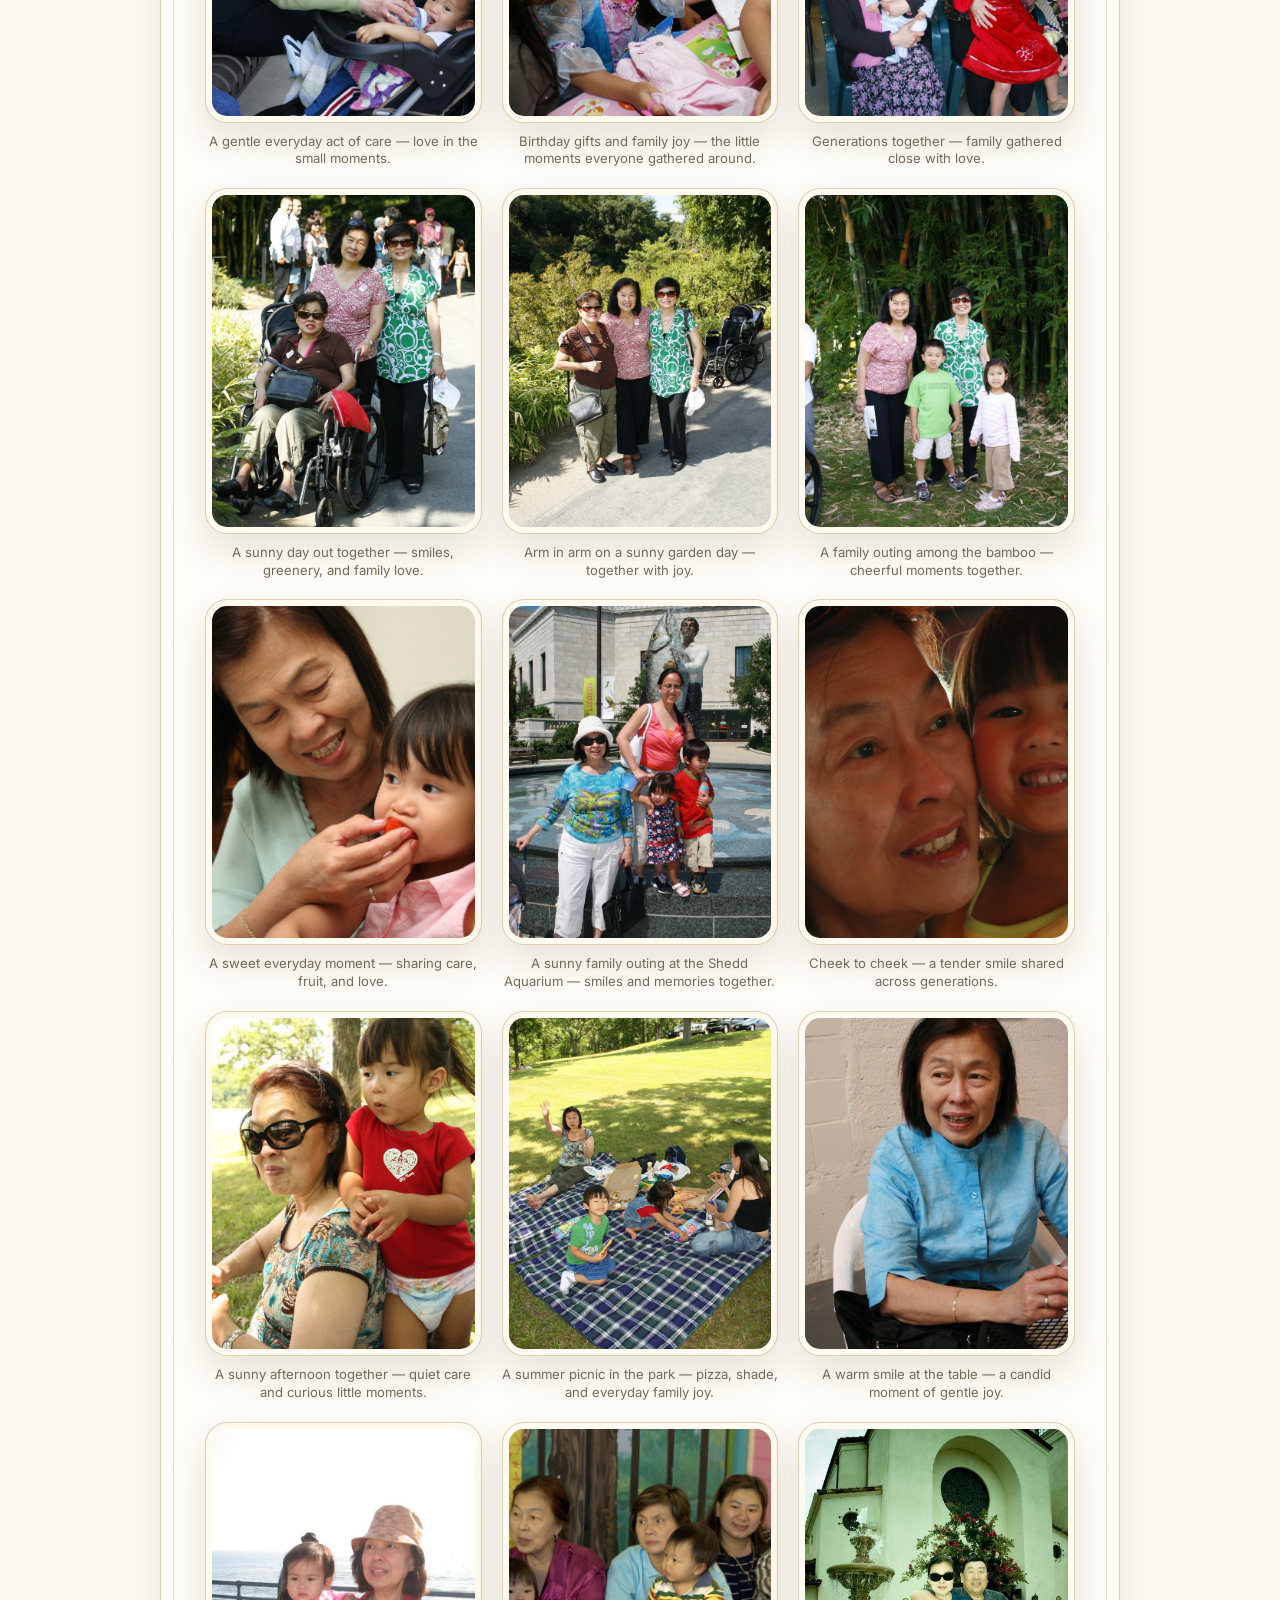
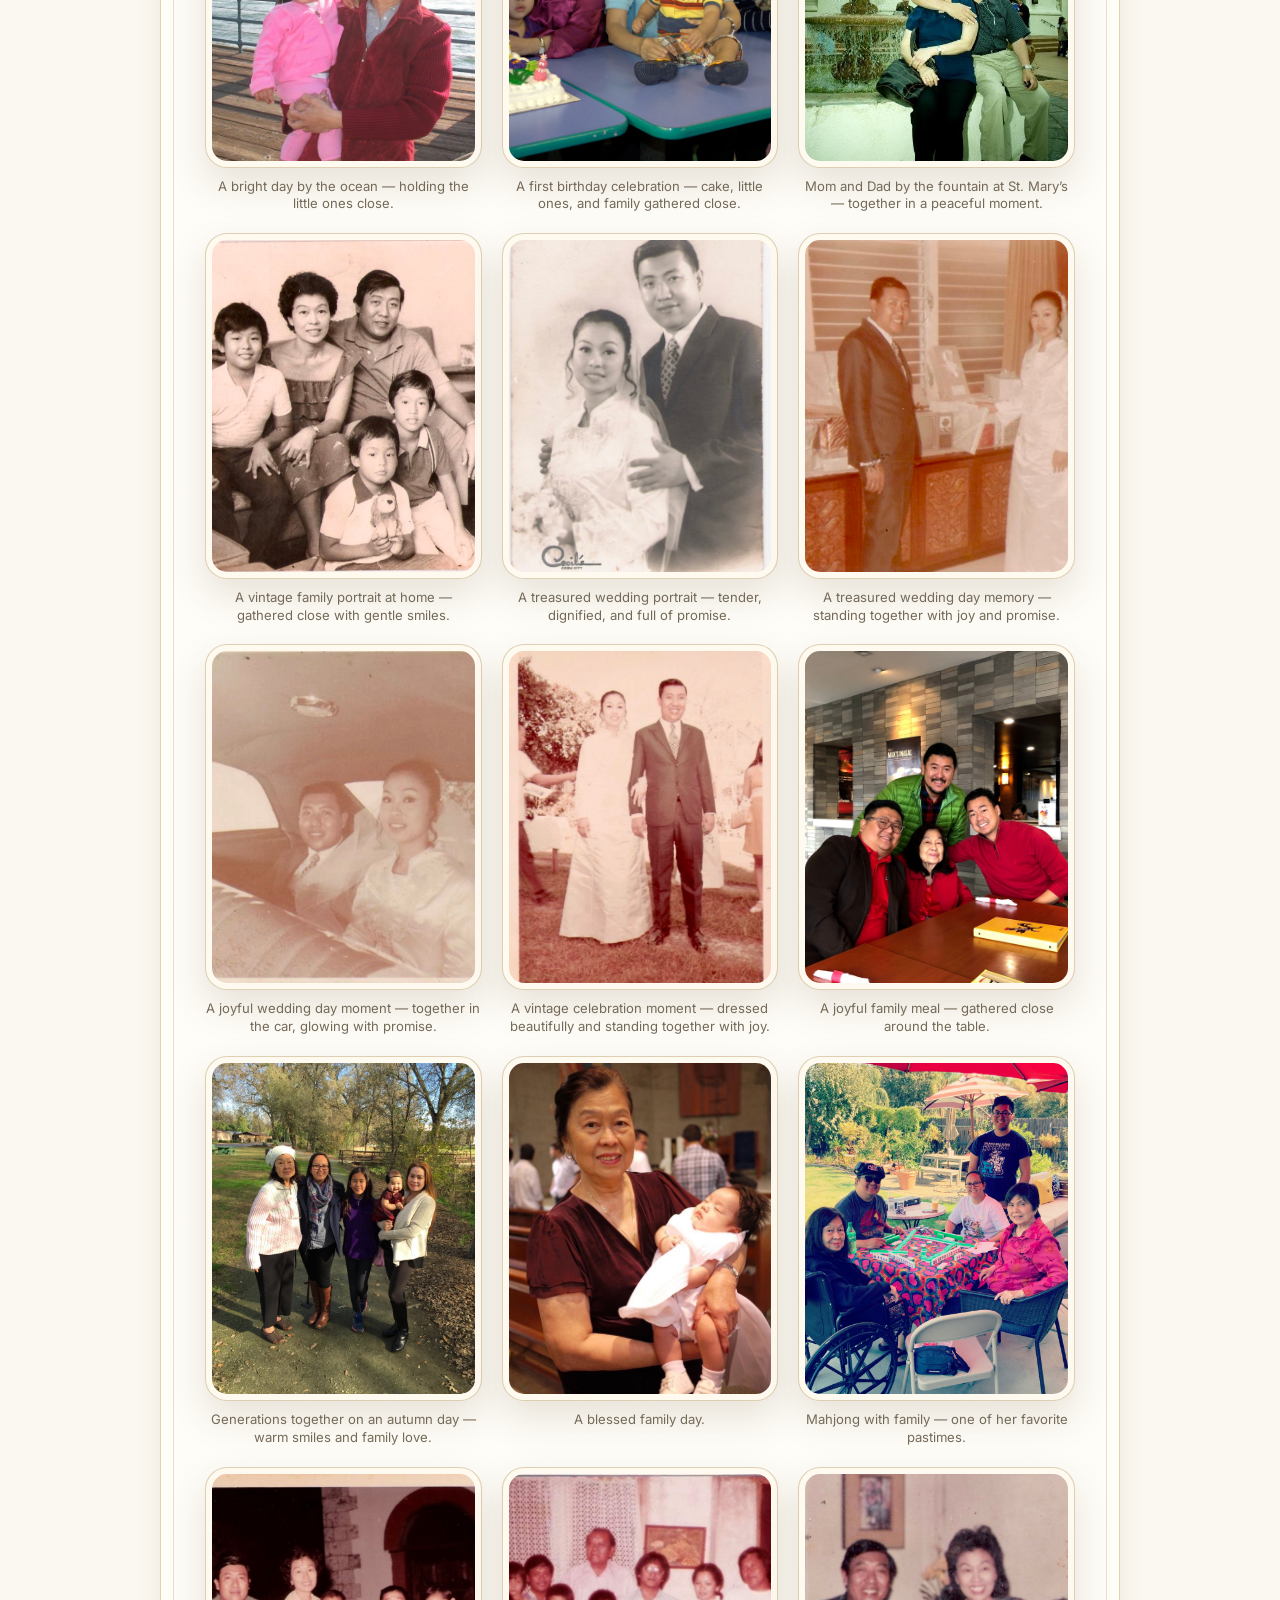
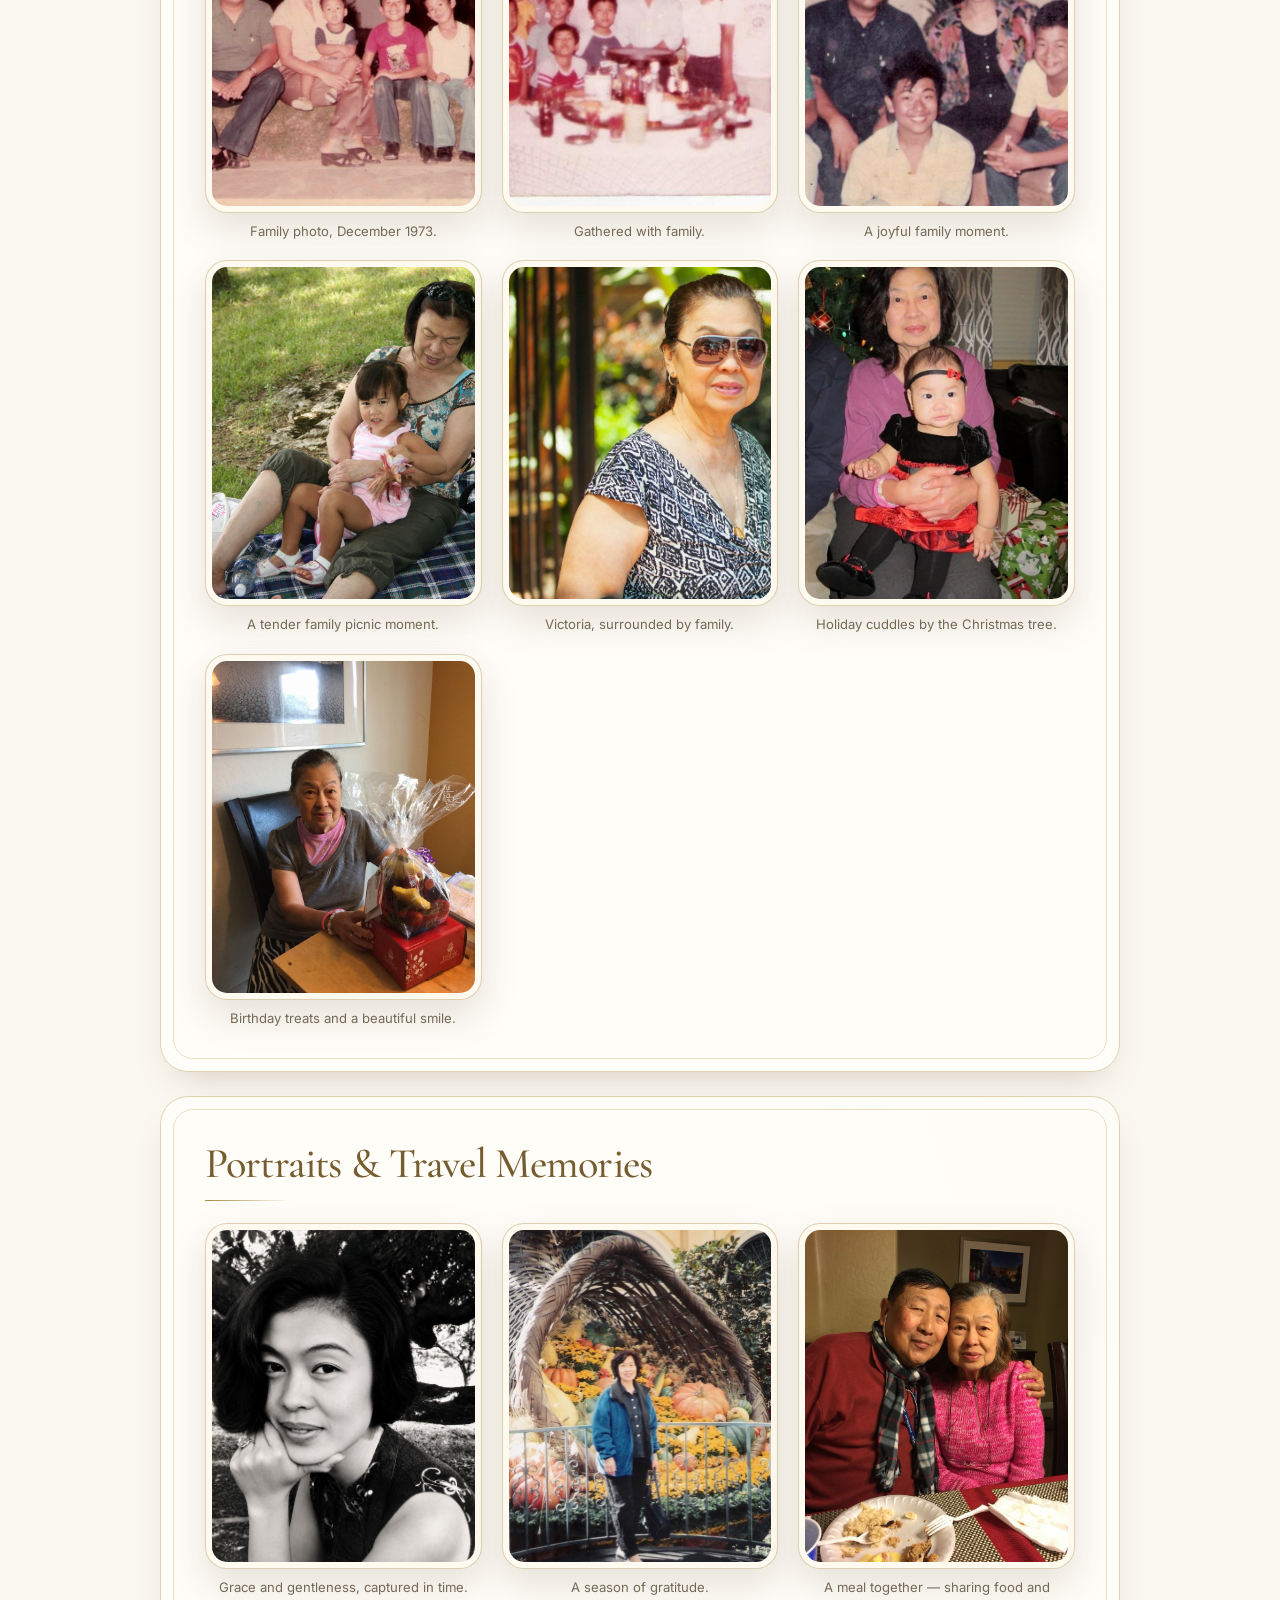
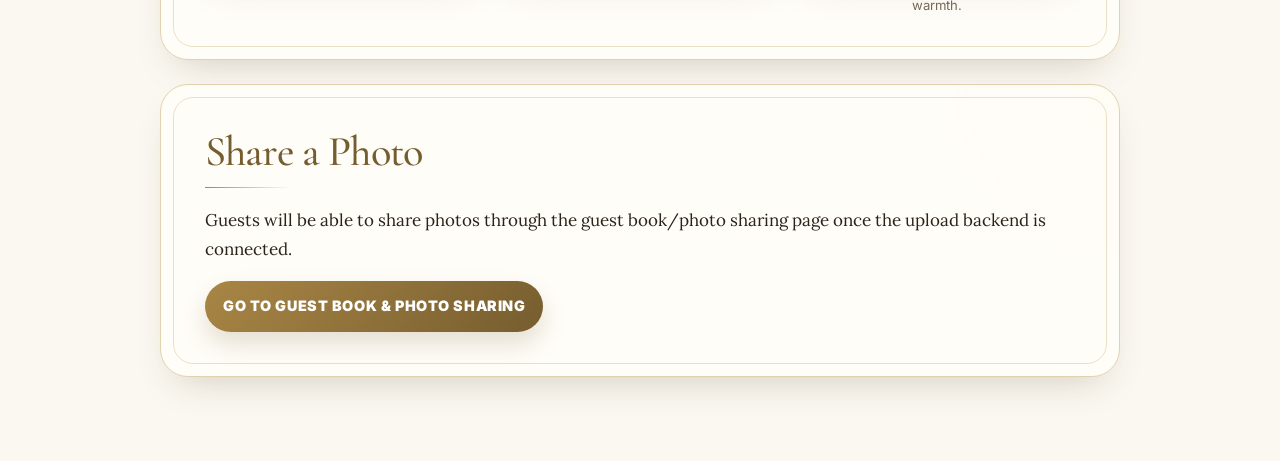
<file: gallery.html>
<!doctype html>
<html lang="en">
<head>
  <meta charset="utf-8" />
  <meta name="viewport" content="width=device-width, initial-scale=1" />
  <title>Gallery | Victoria A. Satorre</title>
  <meta name="description" content="Photo gallery celebrating the life and family memories of Victoria A. Satorre." />
  <link rel="stylesheet" href="styles.css" />
</head>
<body>
  <main class="page">


    <nav class="site-nav" aria-label="Memorial site navigation">
      <a href="index.html">Betty’s Place</a>
      <a href="announcements.html">Updates</a>
      <a href="livestream.html">Recording</a>
      <a href="live.html">Event Photos</a>
      <a href="gallery.html">Gallery</a>
      <a href="share.html">Guest Book</a>
      <a href="timeline.html">Timeline</a>
      <a href="tributes.html">Tributes</a>
    </nav>
    <section class="hero compact" aria-labelledby="title">
      <p class="eyebrow">Family Memories</p>
      <h1 id="title">Betty’s Place Photo Gallery</h1>
      <p class="intro">A growing family memory book of celebrations, everyday moments, and photos shared in love.</p>
    </section>

    <section class="card" aria-labelledby="shared-gallery">
      <h2 id="shared-gallery">Shared Photos</h2>
      <div class="photo-grid birthday-grid">
        <figure><img src="assets/photos/shared/esther-betty-rita-sisters.jpg" alt="Sisters Esther, Betty, and Rita together" /><figcaption>Esther, Betty, and Rita — three sisters, together in love. Shared on behalf of Tiya Esther.</figcaption></figure>
        <figure><img src="assets/photos/shared/family-couple-living-room.jpg" alt="Mom and Dad smiling together in a living room" /><figcaption>Mom and Dad — a warm family moment at home, shared with love.</figcaption></figure>
        <figure><img src="assets/photos/shared/family-table-celebration.jpg" alt="Family gathered around a table for a celebration" /><figcaption>Family gathered around the table — food, laughter, and love.</figcaption></figure>
        <figure><img src="assets/photos/shared/mom-dad-st-marys.jpg" alt="Mom and Dad smiling together outside St. Mary's church" /><figcaption>Mom and Dad outside St. Mary’s — a peaceful moment together.</figcaption></figure>
        <figure><img src="assets/photos/shared/family-outdoor-deck.jpg" alt="Family gathered outdoors on a deck surrounded by greenery" /><figcaption>Family gathered outdoors — generations together in a quiet, beautiful moment.</figcaption></figure>
        <figure><img src="assets/photos/shared/grandma-toddler-bench.jpg" alt="An older woman smiling with a toddler on her lap" /><figcaption>A tender moment across generations — held close with love.</figcaption></figure>
        <figure><img src="assets/photos/shared/grandma-helping-toddler-bottle.jpg" alt="An older woman helping a toddler drink from a bottle outdoors" /><figcaption>A gentle everyday act of care — love in the small moments.</figcaption></figure>
        <figure><img src="assets/photos/shared/birthday-gift-family-couch.jpg" alt="Children opening birthday gifts while family watches nearby" /><figcaption>Birthday gifts and family joy — the little moments everyone gathered around.</figcaption></figure>
        <figure><img src="assets/photos/shared/multigenerational-family-gathering.jpg" alt="Multigenerational family gathered indoors with young children" /><figcaption>Generations together — family gathered close with love.</figcaption></figure>
        <figure><img src="assets/photos/shared/garden-pathway-three-women.jpg" alt="Three women smiling together on a garden pathway" /><figcaption>A sunny day out together — smiles, greenery, and family love.</figcaption></figure>
        <figure><img src="assets/photos/shared/garden-pathway-three-women-standing.jpg" alt="Three women standing arm-in-arm on a garden pathway" /><figcaption>Arm in arm on a sunny garden day — together with joy.</figcaption></figure>
        <figure><img src="assets/photos/shared/bamboo-grove-family-outing.jpg" alt="Family posing together in front of a bamboo grove" /><figcaption>A family outing among the bamboo — cheerful moments together.</figcaption></figure>
        <figure><img src="assets/photos/shared/grandma-strawberry-child.jpg" alt="An older woman offering a strawberry to a young child indoors" /><figcaption>A sweet everyday moment — sharing care, fruit, and love.</figcaption></figure>
        <figure><img src="assets/photos/shared/shedd-aquarium-family-outing.jpg" alt="Family posing together outside the Shedd Aquarium on a sunny day" /><figcaption>A sunny family outing at the Shedd Aquarium — smiles and memories together.</figcaption></figure>
        <figure><img src="assets/photos/shared/cheek-to-cheek-family-smile.jpg" alt="An older woman and young child smiling cheek to cheek" /><figcaption>Cheek to cheek — a tender smile shared across generations.</figcaption></figure>
        <figure><img src="assets/photos/shared/sunny-park-toddler-moment.jpg" alt="An older woman sitting outdoors beside a young toddler on a sunny day" /><figcaption>A sunny afternoon together — quiet care and curious little moments.</figcaption></figure>
        <figure><img src="assets/photos/shared/summer-picnic-pizza-family.jpg" alt="Family enjoying pizza together on a picnic blanket in the park" /><figcaption>A summer picnic in the park — pizza, shade, and everyday family joy.</figcaption></figure>
        <figure><img src="assets/photos/shared/cafe-table-warm-smile.jpg" alt="An older woman smiling warmly while seated at a table" /><figcaption>A warm smile at the table — a candid moment of gentle joy.</figcaption></figure>
        <figure><img src="assets/photos/shared/pier-ocean-toddler-moment.jpg" alt="An older woman holding a toddler on a pier by the ocean" /><figcaption>A bright day by the ocean — holding the little ones close.</figcaption></figure>
        <figure><img src="assets/photos/shared/first-birthday-family-table.jpg" alt="Family gathered around a first birthday cake at a children's table" /><figcaption>A first birthday celebration — cake, little ones, and family gathered close.</figcaption></figure>
        <figure><img src="assets/photos/shared/mom-dad-fountain-st-marys.jpg" alt="Mom and Dad sitting together by a fountain outside St. Mary's church" /><figcaption>Mom and Dad by the fountain at St. Mary’s — together in a peaceful moment.</figcaption></figure>
        <figure><img src="assets/photos/shared/vintage-family-sofa-portrait.jpg" alt="Vintage family portrait with parents and three children gathered at home" /><figcaption>A vintage family portrait at home — gathered close with gentle smiles.</figcaption></figure>
        <figure><img src="assets/photos/shared/vintage-wedding-portrait-cebu.jpg" alt="Vintage black-and-white wedding portrait of a bride and groom" /><figcaption>A treasured wedding portrait — tender, dignified, and full of promise.</figcaption></figure>
        <figure><img src="assets/photos/shared/vintage-wedding-reception-moment.jpg" alt="Vintage wedding day photo of a bride and groom standing together indoors" /><figcaption>A treasured wedding day memory — standing together with joy and promise.</figcaption></figure>
        <figure><img src="assets/photos/shared/vintage-wedding-car-portrait.jpg" alt="Vintage wedding day photo of a bride and groom seated together in a car" /><figcaption>A joyful wedding day moment — together in the car, glowing with promise.</figcaption></figure>
        <figure><img src="assets/photos/shared/vintage-formal-outdoor-couple.jpg" alt="Vintage formal outdoor photo of a young couple standing together" /><figcaption>A vintage celebration moment — dressed beautifully and standing together with joy.</figcaption></figure>
        <figure><img src="assets/photos/shared/restaurant-family-meal-group.jpg" alt="Family smiling together around a restaurant table" /><figcaption>A joyful family meal — gathered close around the table.</figcaption></figure>
        <figure><img src="assets/photos/shared/autumn-park-family-generations.jpg" alt="Multigenerational family standing together on an autumn park path" /><figcaption>Generations together on an autumn day — warm smiles and family love.</figcaption></figure>
        <figure><img src="assets/photos/victoria-baby-church-hero.jpg" alt="Victoria holding a baby in church" /><figcaption>A blessed family day.</figcaption></figure>
        <figure><img src="assets/photos/victoria-mahjong.jpg" alt="Family gathered around a Mahjong table" /><figcaption>Mahjong with family — one of her favorite pastimes.</figcaption></figure>
        <figure><img src="assets/photos/victoria-family-dec-1973.jpg" alt="Vintage family photo dated December 1973" /><figcaption>Family photo, December 1973.</figcaption></figure>
        <figure><img src="assets/photos/victoria-family-gathering.jpg" alt="Large family gathering" /><figcaption>Gathered with family.</figcaption></figure>
        <figure><img src="assets/photos/victoria-family-couch-color.jpg" alt="Vintage family couch photo" /><figcaption>A joyful family moment.</figcaption></figure>
        <figure><img src="assets/photos/victoria-picnic-grandchild.jpg" alt="Outdoor picnic family moment" /><figcaption>A tender family picnic moment.</figcaption></figure>
        <figure><img src="assets/photos/victoria-hero-portrait.jpg" alt="Outdoor portrait of Victoria" /><figcaption>Victoria, surrounded by family.</figcaption></figure>
        <figure><img src="assets/photos/birthday-family/victoria-birthday-02.jpg" alt="Holiday family photo" /><figcaption>Holiday cuddles by the Christmas tree.</figcaption></figure>
        <figure><img src="assets/photos/birthday-family/victoria-birthday-08.jpg" alt="Victoria with birthday treats" /><figcaption>Birthday treats and a beautiful smile.</figcaption></figure>
      </div>
    </section>


    <section class="card" aria-labelledby="portraits-travel">
      <h2 id="portraits-travel">Portraits &amp; Travel Memories</h2>
      <div class="photo-grid birthday-grid">
        <figure>
          <img src="assets/photos/shared/victoria-young-portrait-bw.png" alt="Black-and-white portrait of Victoria as a young woman" />
          <figcaption>Grace and gentleness, captured in time.</figcaption>
        </figure>
        <figure>
          <img src="assets/photos/shared/victoria-autumn-display.jpg" alt="Victoria standing by an autumn harvest display" />
          <figcaption>A season of gratitude.</figcaption>
        </figure>
        <figure>
          <img src="assets/photos/shared/victoria-and-husband-meal.png" alt="Victoria sharing a meal with her husband" />
          <figcaption>A meal together — sharing food and warmth.</figcaption>
        </figure>
      </div>
    </section>

    <section class="card" aria-labelledby="share-photos">
      <h2 id="share-photos">Share a Photo</h2>
      <p>Guests will be able to share photos through the guest book/photo sharing page once the upload backend is connected.</p>
      <p><a class="button-link" href="share.html">Go to Guest Book &amp; Photo Sharing</a></p>
    </section>
  </main>
</body>
</html>
</file>
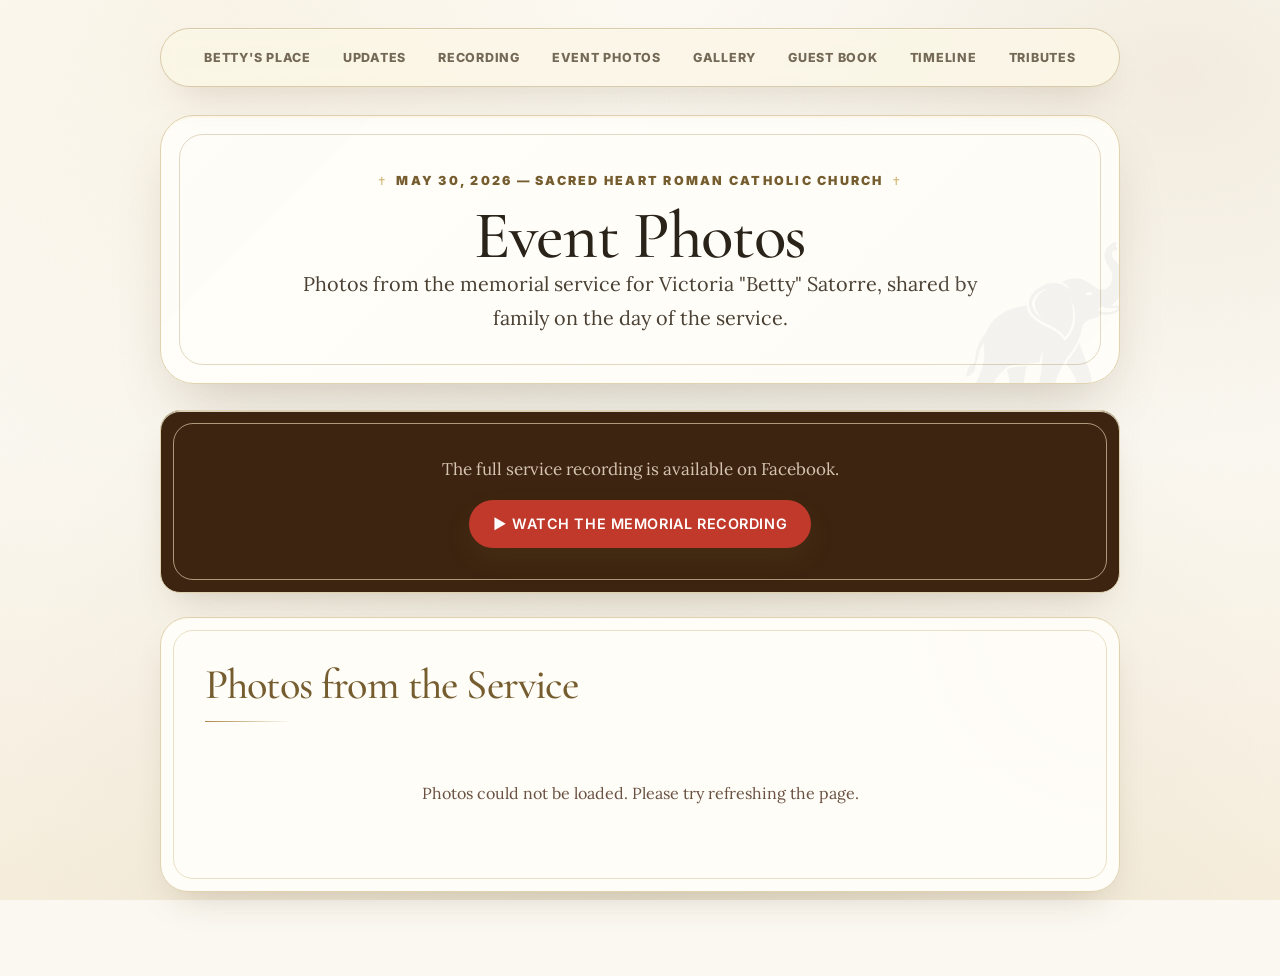
<file: live.html>
<!doctype html>
<html lang="en">
<head>
  <meta charset="utf-8" />
  <meta name="viewport" content="width=device-width, initial-scale=1" />
  <title>Event Photos | Victoria A. Satorre</title>
  <meta name="description" content="Photos from the memorial service for Victoria A. Satorre, May 30, 2026." />
  <link rel="stylesheet" href="styles.css" />
  <style>
    .event-hero-photo {
      width: 100%;
      max-height: 480px;
      object-fit: cover;
      border-radius: 16px;
      display: block;
      margin-bottom: 1.5rem;
      box-shadow: 0 8px 32px rgba(50,35,23,.18);
    }
    .live-grid {
      display: grid;
      grid-template-columns: repeat(auto-fill, minmax(260px, 1fr));
      gap: 16px;
    }
    .live-photo {
      border-radius: 16px;
      overflow: hidden;
      background: #f0e8dc;
      box-shadow: 0 4px 16px rgba(50,35,23,.1);
    }
    .live-photo img {
      width: 100%;
      aspect-ratio: 4 / 3;
      object-fit: cover;
      display: block;
    }
    .live-caption {
      padding: 12px 14px;
      font-size: .9rem;
      color: #4a3525;
      line-height: 1.4;
    }
    .live-time {
      font-size: .8rem;
      color: #8a7060;
      margin-top: 4px;
    }
    .live-empty {
      grid-column: 1 / -1;
      text-align: center;
      padding: 40px 20px;
      color: #6a5040;
      font-size: 1rem;
    }
  </style>
</head>
<body>
  <main class="page">

    <nav class="site-nav" aria-label="Memorial site navigation">
      <a href="index.html">Betty's Place</a>
      <a href="announcements.html">Updates</a>
      <a href="livestream.html">Recording</a>
      <a href="live.html">Event Photos</a>
      <a href="gallery.html">Gallery</a>
      <a href="share.html">Guest Book</a>
      <a href="timeline.html">Timeline</a>
      <a href="tributes.html">Tributes</a>
    </nav>

    <section class="hero compact" aria-labelledby="title">
      <p class="eyebrow">May 30, 2026 — Sacred Heart Roman Catholic Church</p>
      <h1 id="title">Event Photos</h1>
      <p class="intro">Photos from the memorial service for Victoria "Betty" Satorre, shared by family on the day of the service.</p>
    </section>

    <section class="card" style="text-align: center; background: #3d2410; color: #f5ede3; border-radius: 20px;">
      <p style="color: #d4c4b0; margin-bottom: 1rem;">The full service recording is available on Facebook.</p>
      <a class="button-link" href="https://fb.watch/HsfjfJ0iOR/" target="_blank" rel="noopener" style="background: #c0392b; color: #fff; text-decoration: none; padding: 12px 24px; border-radius: 999px; font-weight: 600;">
        ▶ Watch the Memorial Recording
      </a>
    </section>

    <section class="card">
      <h2>Photos from the Service</h2>
      <div class="live-grid" id="photo-grid">
        <p class="live-empty" id="loading-msg">Loading photos…</p>
      </div>
    </section>

  </main>

  <script>
    const ENDPOINT = 'https://script.google.com/macros/s/AKfycbx1gmgJ0yJI8JuCsxDnasgsWLEL1YlyabbAAXDCj6OumPc0YPbPFpmHCvH0hrRWNEoEeg/exec';

    function escapeHtml(s) {
      return String(s || '').replace(/[&<>"']/g, c => ({'&':'&amp;','<':'&lt;','>':'&gt;','"':'&quot;',"'":'&#39;'}[c]));
    }

    function timeAgo(ts) {
      if (!ts) return '';
      const d = new Date(ts);
      if (isNaN(d)) return '';
      const mins = Math.round((Date.now() - d) / 60000);
      if (mins < 1) return 'just now';
      if (mins < 60) return mins + ' min ago';
      const hrs = Math.floor(mins / 60);
      return hrs === 1 ? '1 hr ago' : hrs + ' hrs ago';
    }

    async function loadPhotos() {
      const grid = document.getElementById('photo-grid');
      try {
        const res = await fetch(ENDPOINT + '?api=dayof');
        const data = await res.json();
        if (!data.ok || !data.items || !data.items.length) {
          grid.innerHTML = '<p class="live-empty">No event photos have been uploaded yet.</p>';
          return;
        }
        grid.innerHTML = data.items.map(item => `
          <div class="live-photo">
            <img
              src="${escapeHtml(item.thumb)}"
              alt="Photo from the memorial service"
              loading="lazy"
              onerror="this.style.display='none'"
            />
            <div class="live-caption">
              ${item.caption ? escapeHtml(item.caption) : 'From the service'}
              <div class="live-time">${timeAgo(item.timestamp)}</div>
            </div>
          </div>
        `).join('');
      } catch (err) {
        grid.innerHTML = '<p class="live-empty">Photos could not be loaded. Please try refreshing the page.</p>';
      }
    }

    loadPhotos();
  </script>
</body>
</html>
</file>
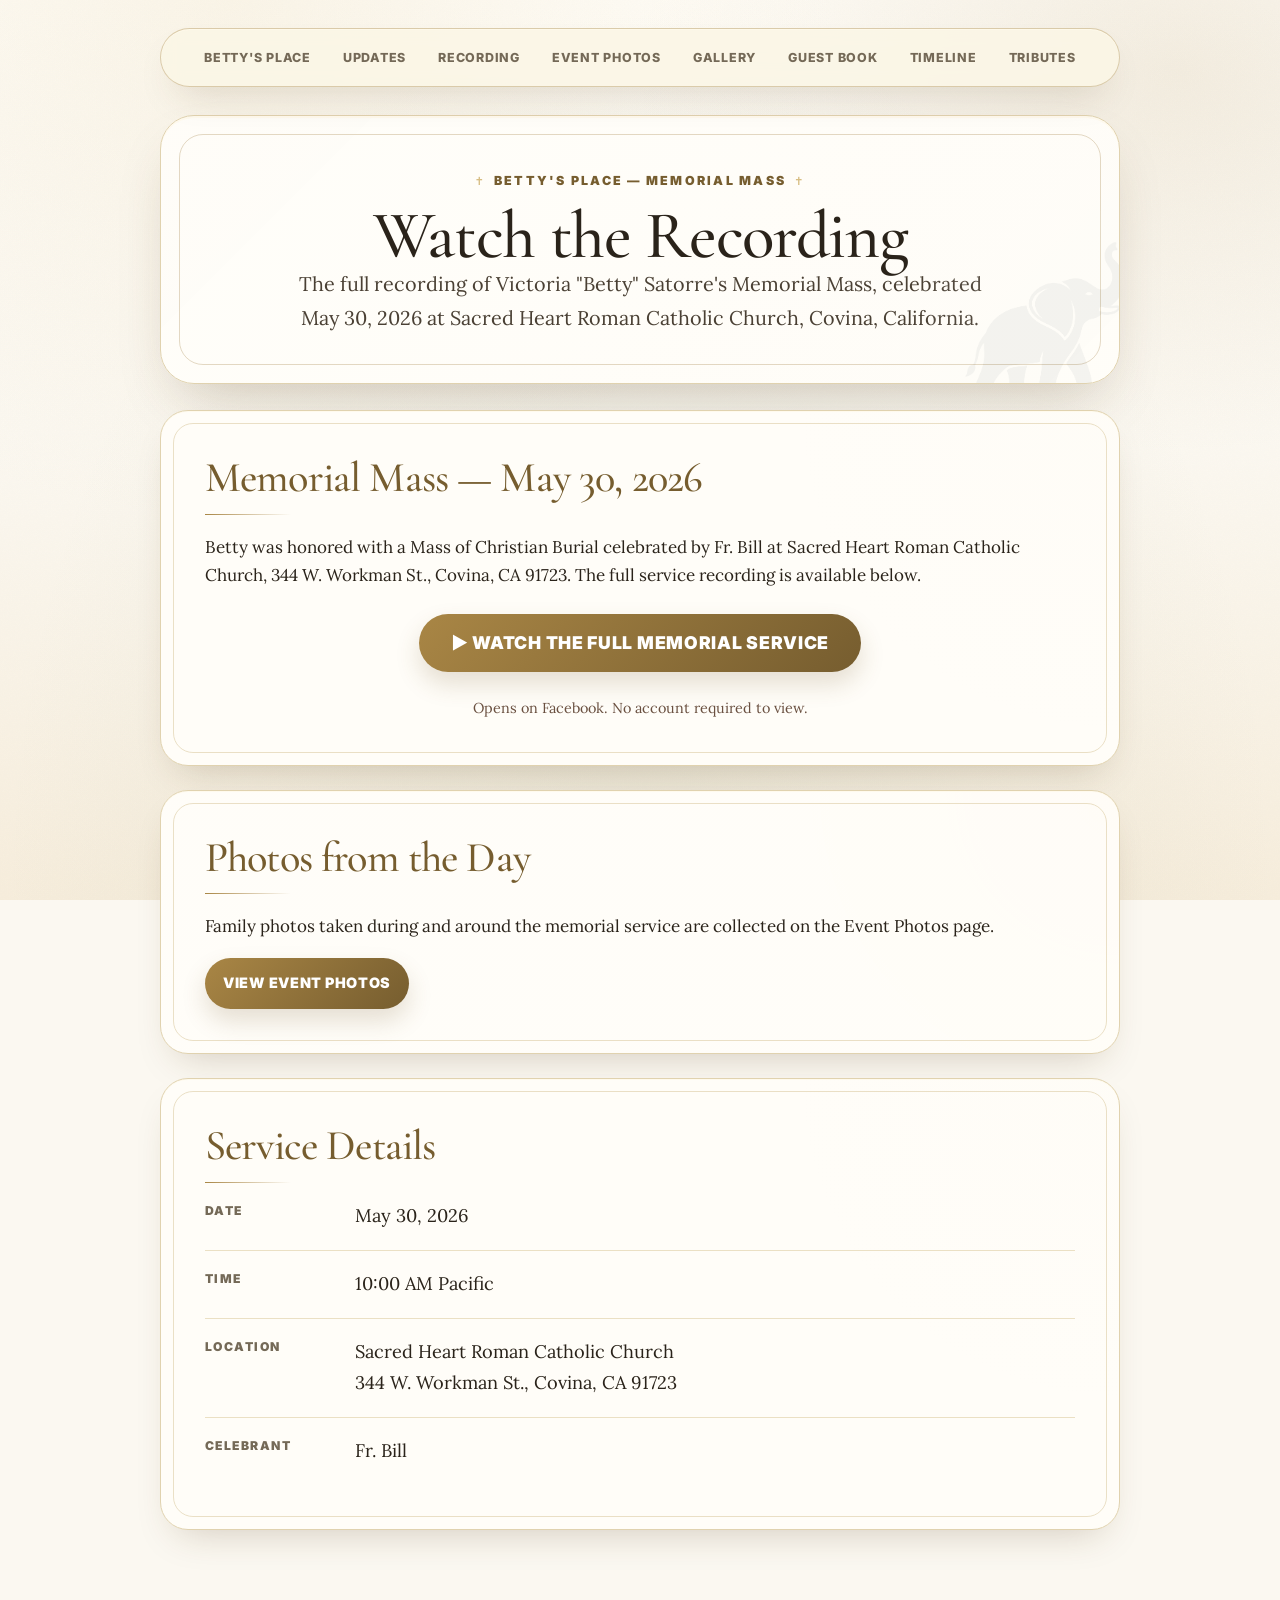
<file: livestream.html>
<!doctype html>
<html lang="en">
<head>
  <meta charset="utf-8" />
  <meta name="viewport" content="width=device-width, initial-scale=1" />
  <title>Memorial Recording | Victoria A. Satorre</title>
  <meta name="description" content="Watch the full recording of the memorial Mass for Victoria A. Satorre, May 30, 2026." />
  <link rel="stylesheet" href="styles.css" />
</head>
<body>
  <main class="page">

    <nav class="site-nav" aria-label="Memorial site navigation">
      <a href="index.html">Betty's Place</a>
      <a href="announcements.html">Updates</a>
      <a href="livestream.html">Recording</a>
      <a href="live.html">Event Photos</a>
      <a href="gallery.html">Gallery</a>
      <a href="share.html">Guest Book</a>
      <a href="timeline.html">Timeline</a>
      <a href="tributes.html">Tributes</a>
    </nav>

    <section class="hero compact" aria-labelledby="title">
      <p class="eyebrow">Betty's Place — Memorial Mass</p>
      <h1 id="title">Watch the Recording</h1>
      <p class="intro">The full recording of Victoria "Betty" Satorre's Memorial Mass, celebrated May 30, 2026 at Sacred Heart Roman Catholic Church, Covina, California.</p>
    </section>

    <section class="card" aria-labelledby="recording-details">
      <h2 id="recording-details">Memorial Mass — May 30, 2026</h2>
      <p>
        Betty was honored with a Mass of Christian Burial celebrated by Fr. Bill at
        Sacred Heart Roman Catholic Church, 344 W. Workman St., Covina, CA 91723.
        The full service recording is available below.
      </p>
      <p style="text-align: center; margin: 1.5rem 0;">
        <a class="button-link" href="https://fb.watch/HsfjfJ0iOR/" target="_blank" rel="noopener" style="font-size: 1.1rem; padding: 14px 32px;">
          ▶ Watch the Full Memorial Service
        </a>
      </p>
      <p style="font-size: 0.9rem; color: #6a5040; text-align: center;">
        Opens on Facebook. No account required to view.
      </p>
    </section>

    <section class="card" aria-labelledby="event-photos-link">
      <h2 id="event-photos-link">Photos from the Day</h2>
      <p>
        Family photos taken during and around the memorial service are collected on the Event Photos page.
      </p>
      <p><a class="button-link" href="live.html">View Event Photos</a></p>
    </section>

    <section class="card" aria-labelledby="service-info">
      <h2 id="service-info">Service Details</h2>
      <dl>
        <div>
          <dt>Date</dt>
          <dd>May 30, 2026</dd>
        </div>
        <div>
          <dt>Time</dt>
          <dd>10:00 AM Pacific</dd>
        </div>
        <div>
          <dt>Location</dt>
          <dd>Sacred Heart Roman Catholic Church<br />344 W. Workman St., Covina, CA 91723</dd>
        </div>
        <div>
          <dt>Celebrant</dt>
          <dd>Fr. Bill</dd>
        </div>
      </dl>
    </section>

  </main>
</body>
</html>
</file>
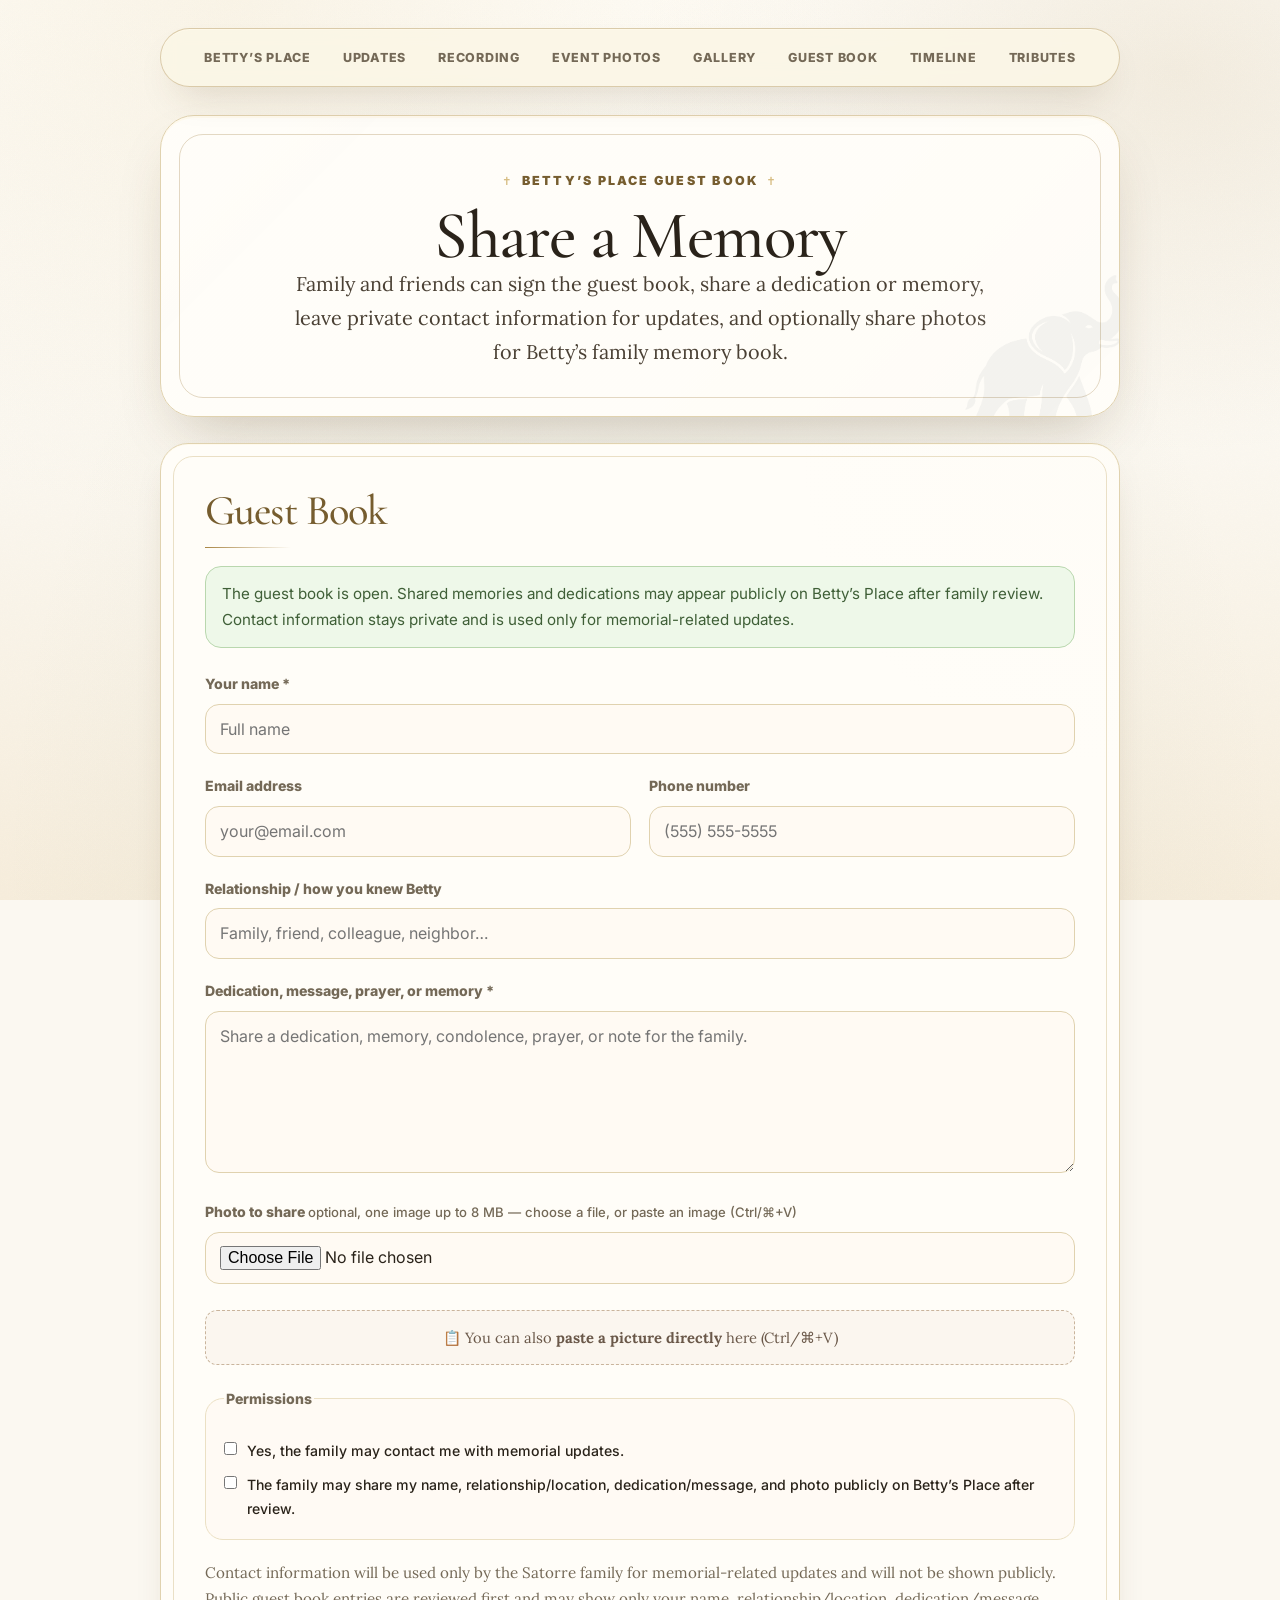
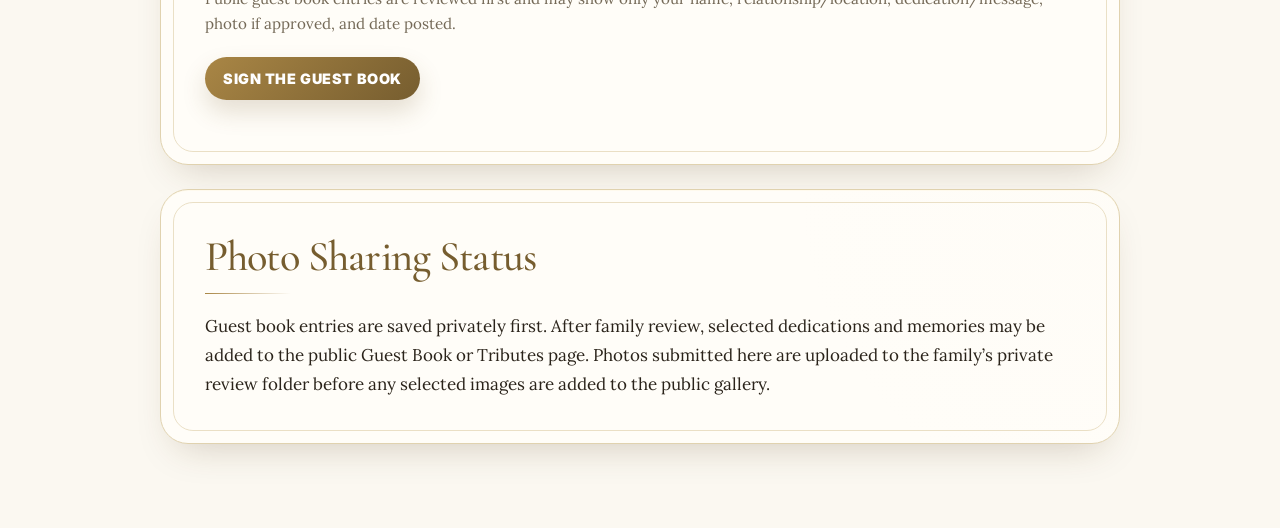
<file: share.html>
<!doctype html>
<html lang="en">
<head>
  <meta charset="utf-8" />
  <meta name="viewport" content="width=device-width, initial-scale=1" />
  <title>Guest Book & Photo Sharing | Victoria A. Satorre</title>
  <meta name="description" content="Sign the guest book, leave contact information for updates, and share photos for Victoria A. Satorre's memorial." />
  <link rel="stylesheet" href="styles.css" />
</head>
<body>
  <main class="page">


    <nav class="site-nav" aria-label="Memorial site navigation">
      <a href="index.html">Betty’s Place</a>
      <a href="announcements.html">Updates</a>
      <a href="livestream.html">Recording</a>
      <a href="live.html">Event Photos</a>
      <a href="gallery.html">Gallery</a>
      <a href="share.html">Guest Book</a>
      <a href="timeline.html">Timeline</a>
      <a href="tributes.html">Tributes</a>
    </nav>
    <section class="hero compact" aria-labelledby="title">
      <p class="eyebrow">Betty’s Place Guest Book</p>
      <h1 id="title">Share a Memory</h1>
      <p class="intro">
        Family and friends can sign the guest book, share a dedication or memory,
        leave private contact information for updates, and optionally share photos for Betty’s family memory book.
      </p>
    </section>

    <section class="card" aria-labelledby="guest-book">
      <h2 id="guest-book">Guest Book</h2>
      <p class="status-banner success-banner">
        The guest book is open. Shared memories and dedications may appear publicly on Betty’s Place after family review.
        Contact information stays private and is used only for memorial-related updates.
      </p>
      <form class="condolence-form" name="victoria-guestbook-photo-share" id="guestbook-form" data-endpoint="https://script.google.com/macros/s/AKfycbx1gmgJ0yJI8JuCsxDnasgsWLEL1YlyabbAAXDCj6OumPc0YPbPFpmHCvH0hrRWNEoEeg/exec">
        <input type="hidden" name="source" value="bettys-place-guestbook" />
        <label>Your name <span aria-hidden="true">*</span><input type="text" name="name" autocomplete="name" required placeholder="Full name" /></label>
        <div class="form-grid">
          <label>Email address<input type="email" name="email" autocomplete="email" placeholder="your@email.com" /></label>
          <label>Phone number<input type="tel" name="phone" autocomplete="tel" placeholder="(555) 555-5555" /></label>
        </div>
        <label>Relationship / how you knew Betty<input type="text" name="relationship" placeholder="Family, friend, colleague, neighbor…" /></label>
        <label>Dedication, message, prayer, or memory <span aria-hidden="true">*</span><textarea name="message" rows="6" required placeholder="Share a dedication, memory, condolence, prayer, or note for the family."></textarea></label>
        <label>Photo to share <span class="field-note">optional, one image up to 8 MB — choose a file, or paste an image (Ctrl/⌘+V)</span><input type="file" name="photo" accept="image/*" /></label>
        <div id="photo-paste-zone" tabindex="0" role="button" aria-label="Paste an image from your clipboard">
          📋 You can also <strong>paste a picture directly</strong> here (Ctrl/⌘+V)
        </div>
        <p id="photo-preview-wrap" hidden>Selected: <span id="photo-preview-name"></span> <button type="button" id="photo-clear" class="link-button">remove</button></p>
        <fieldset>
          <legend>Permissions</legend>
          <label class="checkbox"><input type="checkbox" name="update_permission" value="yes" /> Yes, the family may contact me with memorial updates.</label>
          <label class="checkbox"><input type="checkbox" name="public_permission" value="yes" /> The family may share my name, relationship/location, dedication/message, and photo publicly on Betty’s Place after review.</label>
        </fieldset>
        <p class="privacy-note">Contact information will be used only by the Satorre family for memorial-related updates and will not be shown publicly. Public guest book entries are reviewed first and may show only your name, relationship/location, dedication/message, photo if approved, and date posted.</p>
        <button type="submit">Sign the Guest Book</button>
        <p class="form-status" id="guestbook-status" role="status" aria-live="polite"></p>
      </form>
    </section>

    <section class="card" aria-labelledby="backend-needed">
      <h2 id="backend-needed">Photo Sharing Status</h2>
      <p>
        Guest book entries are saved privately first. After family review, selected dedications and memories may be added
        to the public Guest Book or Tributes page. Photos submitted here are uploaded to the family’s private review folder
        before any selected images are added to the public gallery.
      </p>
    </section>
  </main>

  <script>
    const form = document.getElementById('guestbook-form');
    const statusEl = document.getElementById('guestbook-status');

    async function fileToBase64(file) {
      return new Promise((resolve, reject) => {
        const reader = new FileReader();
        reader.onload = () => resolve(String(reader.result).split(',')[1] || '');
        reader.onerror = reject;
        reader.readAsDataURL(file);
      });
    }

    // --- Paste / pick a picture directly ---
    const photoInput = form.querySelector('input[name="photo"]');
    const pasteZone = document.getElementById('photo-paste-zone');
    const previewWrap = document.getElementById('photo-preview-wrap');
    const previewName = document.getElementById('photo-preview-name');
    const clearBtn = document.getElementById('photo-clear');

    function setPhotoFile(file) {
      if (!file) return;
      if (!file.type || !file.type.startsWith('image/')) {
        statusEl.textContent = 'That does not look like an image. Please paste or choose a picture.';
        return;
      }
      try {
        const dt = new DataTransfer();
        dt.items.add(file);
        photoInput.files = dt.files;
      } catch (e) { /* older browsers: input.files stays as-is, paste fallback below */ }
      previewName.textContent = file.name || 'pasted-image';
      previewWrap.hidden = false;
      statusEl.textContent = '';
    }

    photoInput.addEventListener('change', () => {
      const f = photoInput.files[0];
      if (f) { previewName.textContent = f.name; previewWrap.hidden = false; }
    });

    clearBtn.addEventListener('click', () => {
      photoInput.value = '';
      previewWrap.hidden = true;
      previewName.textContent = '';
    });

    function handlePaste(event) {
      const items = (event.clipboardData || window.clipboardData)?.items || [];
      for (const item of items) {
        if (item.kind === 'file' && item.type.startsWith('image/')) {
          const blob = item.getAsFile();
          const ext = (item.type.split('/')[1] || 'png').replace('jpeg', 'jpg');
          const named = new File([blob], 'pasted-' + Date.now() + '.' + ext, { type: item.type });
          setPhotoFile(named);
          event.preventDefault();
          return;
        }
      }
    }
    document.addEventListener('paste', handlePaste);
    pasteZone.addEventListener('click', () => photoInput.click());

    form.addEventListener('submit', async (event) => {
      event.preventDefault();
      const submitButton = form.querySelector('button[type="submit"]');
      const endpoint = form.dataset.endpoint;
      const formData = new FormData(form);
      const photo = form.querySelector('input[name="photo"]').files[0];

      statusEl.textContent = '';
      if (photo) {
        if (photo.size > 8 * 1024 * 1024) {
          statusEl.textContent = 'Please choose a photo smaller than 8 MB.';
          return;
        }
        statusEl.textContent = 'Preparing your photo…';
        formData.delete('photo');
        formData.append('photo_base64', await fileToBase64(photo));
        formData.append('photo_filename', photo.name);
        formData.append('photo_mime_type', photo.type || 'application/octet-stream');
      }

      submitButton.disabled = true;
      submitButton.textContent = 'Sending…';
      statusEl.textContent = 'Sending your guest book entry…';

      try {
        await fetch(endpoint, { method: 'POST', mode: 'no-cors', body: formData });
        form.reset();
        statusEl.textContent = 'Thank you. Your memory has been sent to the Satorre family.';
        submitButton.textContent = 'Sent';
      } catch (error) {
        statusEl.textContent = 'Something went wrong. Please try again in a moment.';
        submitButton.disabled = false;
        submitButton.textContent = 'Sign the Guest Book';
      }
    });
  </script>

</body>
</html>
</file>
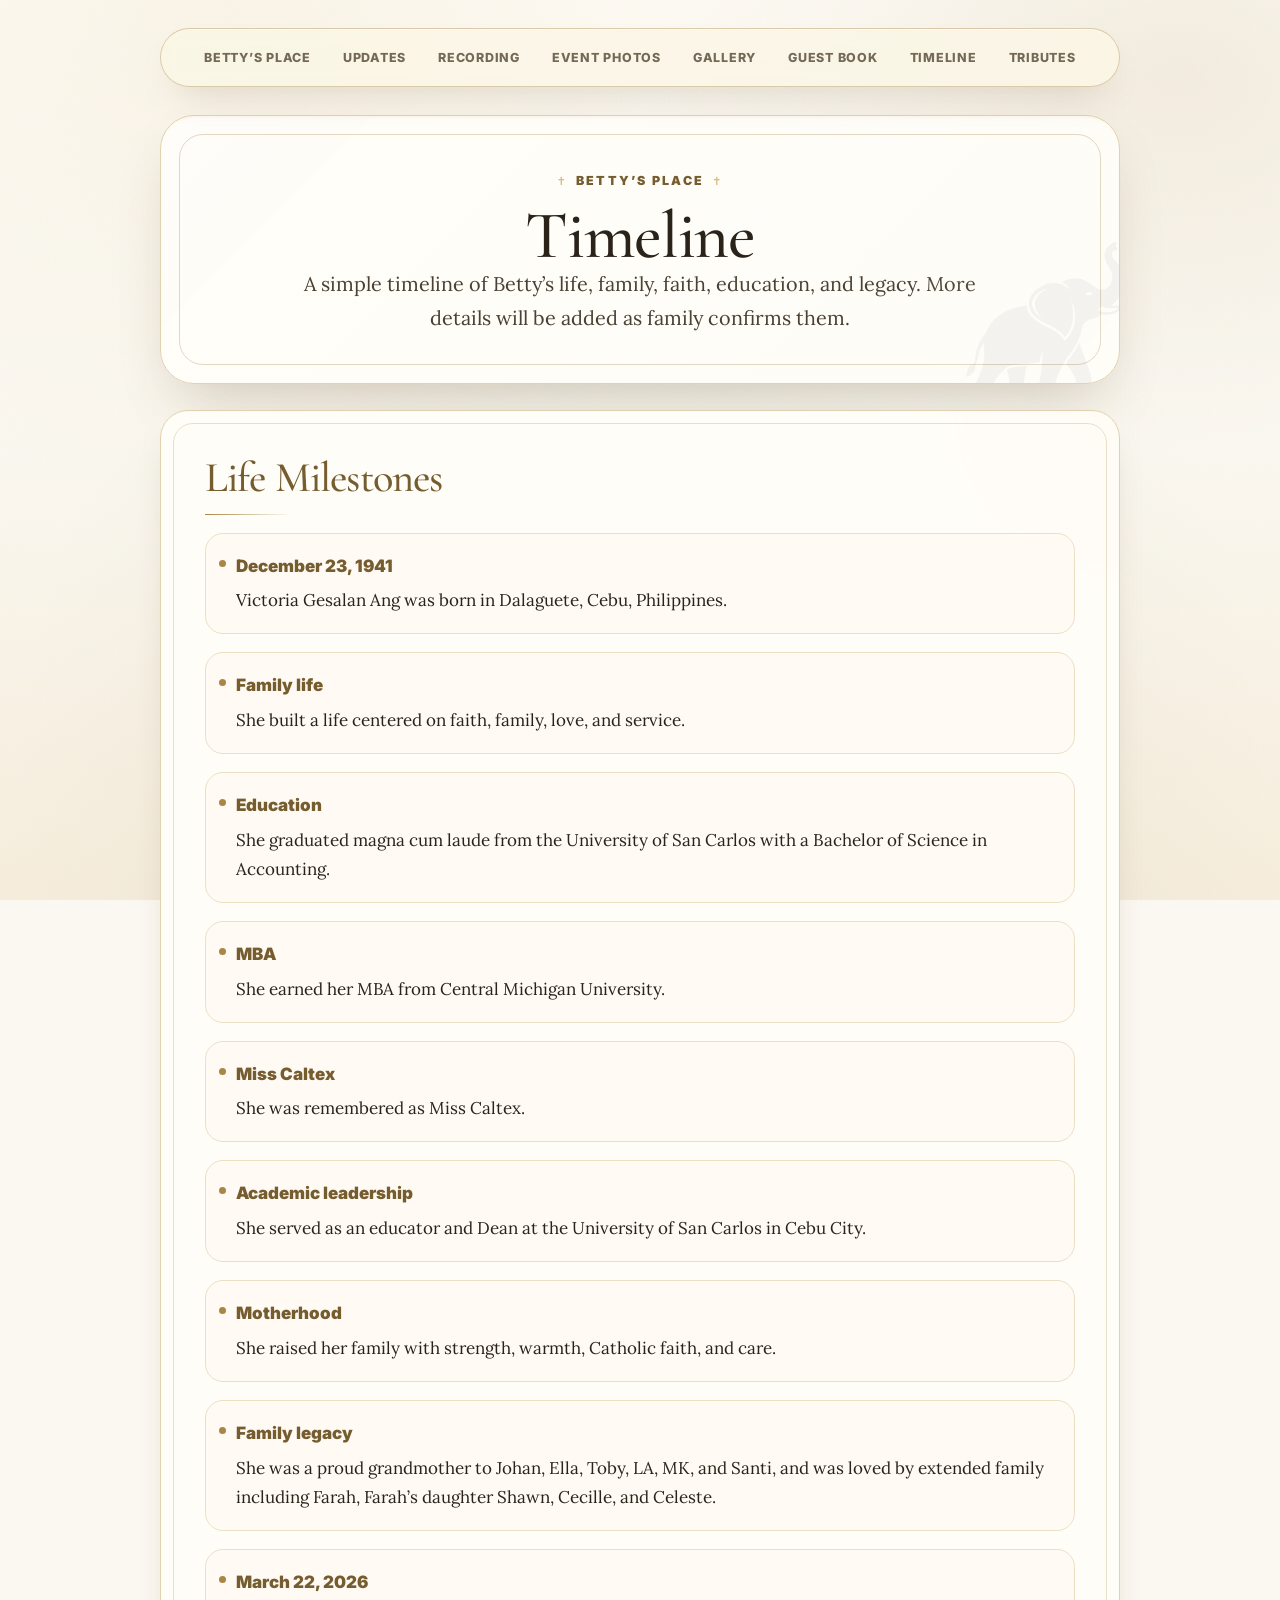
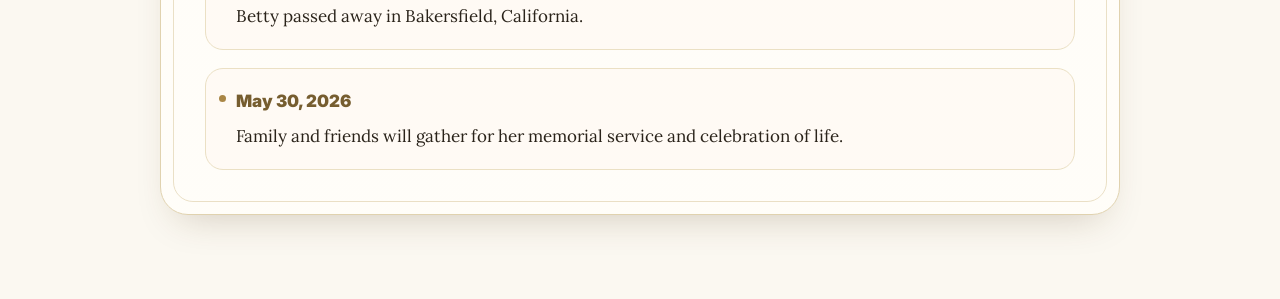
<file: timeline.html>
<!doctype html>
<html lang="en">
<head>
  <meta charset="utf-8" />
  <meta name="viewport" content="width=device-width, initial-scale=1" />
  <title>Timeline | Betty’s Place</title>
  <meta name="description" content="Life timeline for Victoria “Betty” Satorre." />
  <link rel="stylesheet" href="styles.css" />
</head>
<body>
  <main class="page">

    <nav class="site-nav" aria-label="Memorial site navigation">
      <a href="index.html">Betty’s Place</a>
      <a href="announcements.html">Updates</a>
      <a href="livestream.html">Recording</a>
      <a href="live.html">Event Photos</a>
      <a href="gallery.html">Gallery</a>
      <a href="share.html">Guest Book</a>
      <a href="timeline.html">Timeline</a>
      <a href="tributes.html">Tributes</a>
    </nav>

    <section class="hero compact" aria-labelledby="title">
      <p class="eyebrow">Betty’s Place</p>
      <h1 id="title">Timeline</h1>
      <p class="intro">A simple timeline of Betty’s life, family, faith, education, and legacy. More details will be added as family confirms them.</p>
    </section>

    <section class="card" aria-labelledby="life-timeline">
      <h2 id="life-timeline">Life Milestones</h2>
      <ol class="timeline-list">
        <li><time>December 23, 1941</time><span>Victoria Gesalan Ang was born in Dalaguete, Cebu, Philippines.</span></li>
        <li><time>Family life</time><span>She built a life centered on faith, family, love, and service.</span></li>
        <li><time>Education</time><span>She graduated magna cum laude from the University of San Carlos with a Bachelor of Science in Accounting.</span></li>
        <li><time>MBA</time><span>She earned her MBA from Central Michigan University.</span></li>
        <li><time>Miss Caltex</time><span>She was remembered as Miss Caltex.</span></li>
        <li><time>Academic leadership</time><span>She served as an educator and Dean at the University of San Carlos in Cebu City.</span></li>
        <li><time>Motherhood</time><span>She raised her family with strength, warmth, Catholic faith, and care.</span></li>
        <li><time>Family legacy</time><span>She was a proud grandmother to Johan, Ella, Toby, LA, MK, and Santi, and was loved by extended family including Farah, Farah’s daughter Shawn, Cecille, and Celeste.</span></li>
        <li><time>March 22, 2026</time><span>Betty passed away in Bakersfield, California.</span></li>
        <li><time>May 30, 2026</time><span>Family and friends will gather for her memorial service and celebration of life.</span></li>
      </ol>
    </section>
  </main>
</body>
</html>
</file>
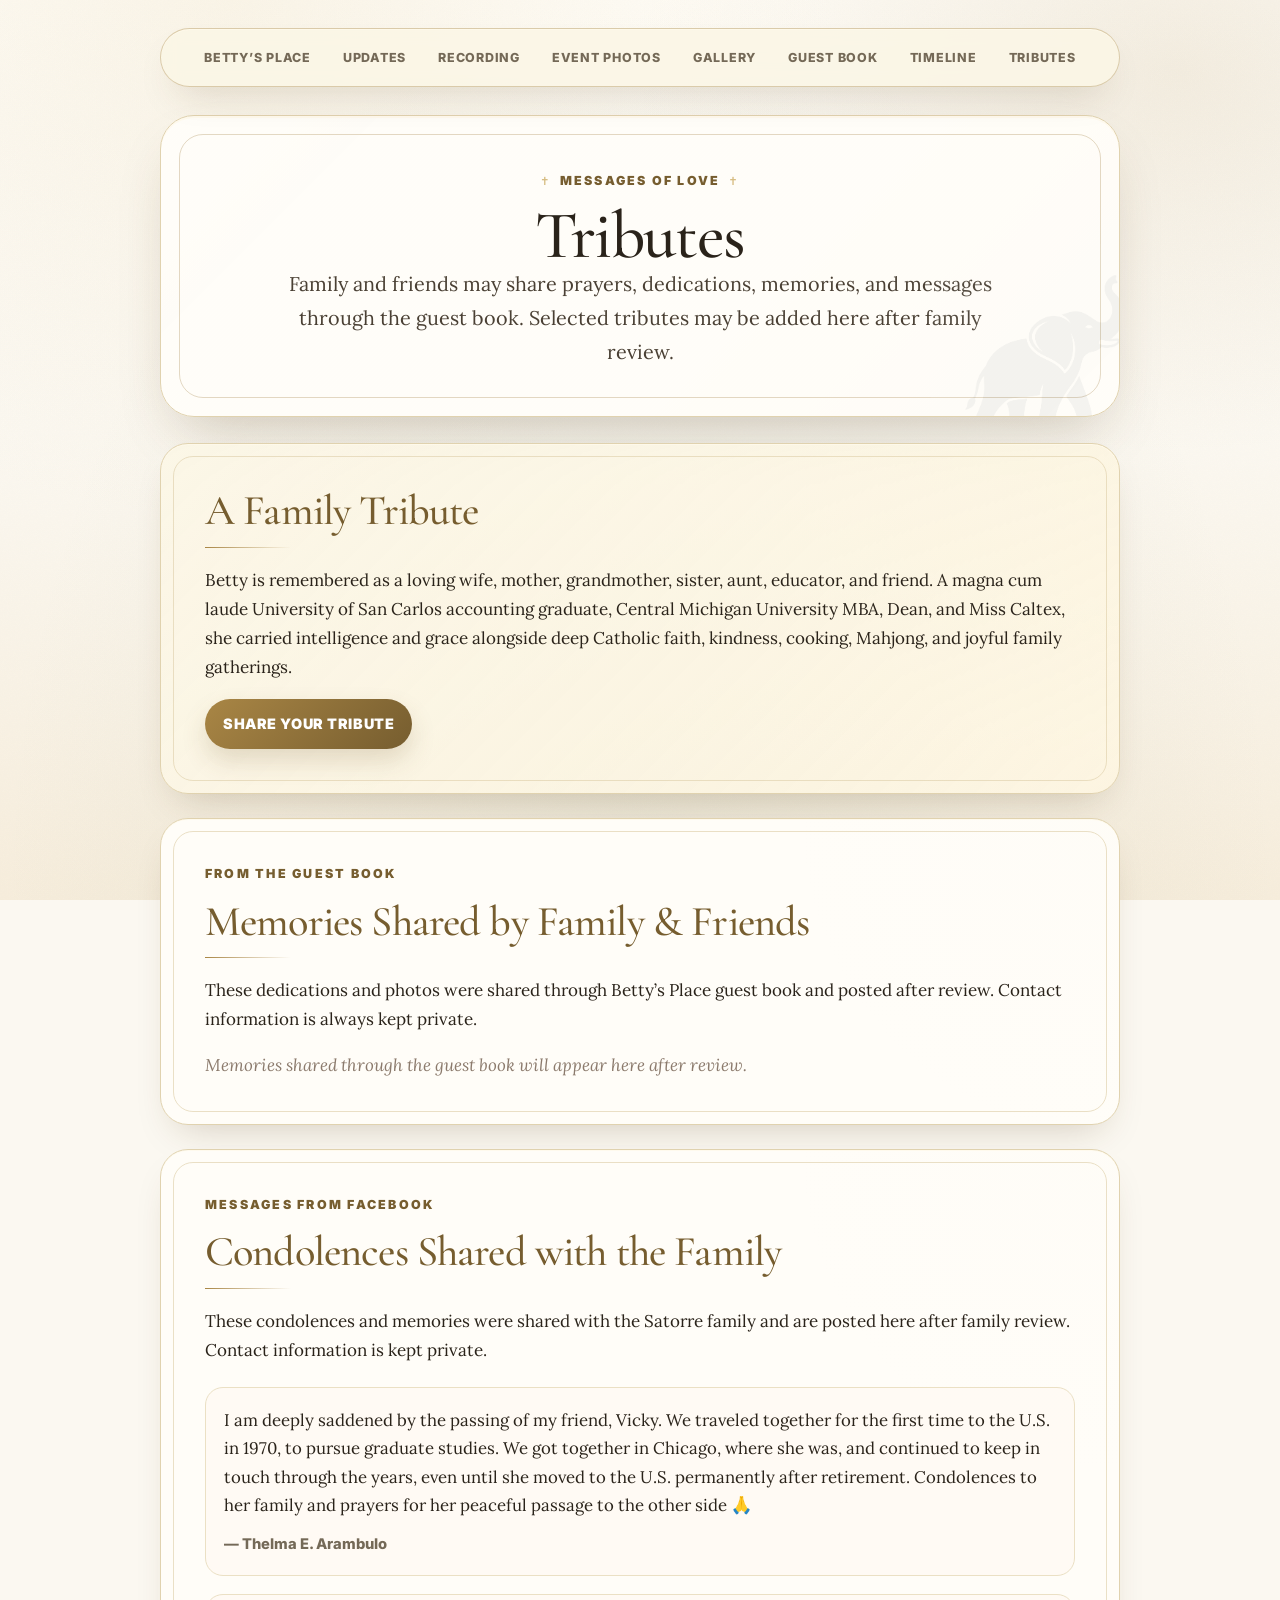
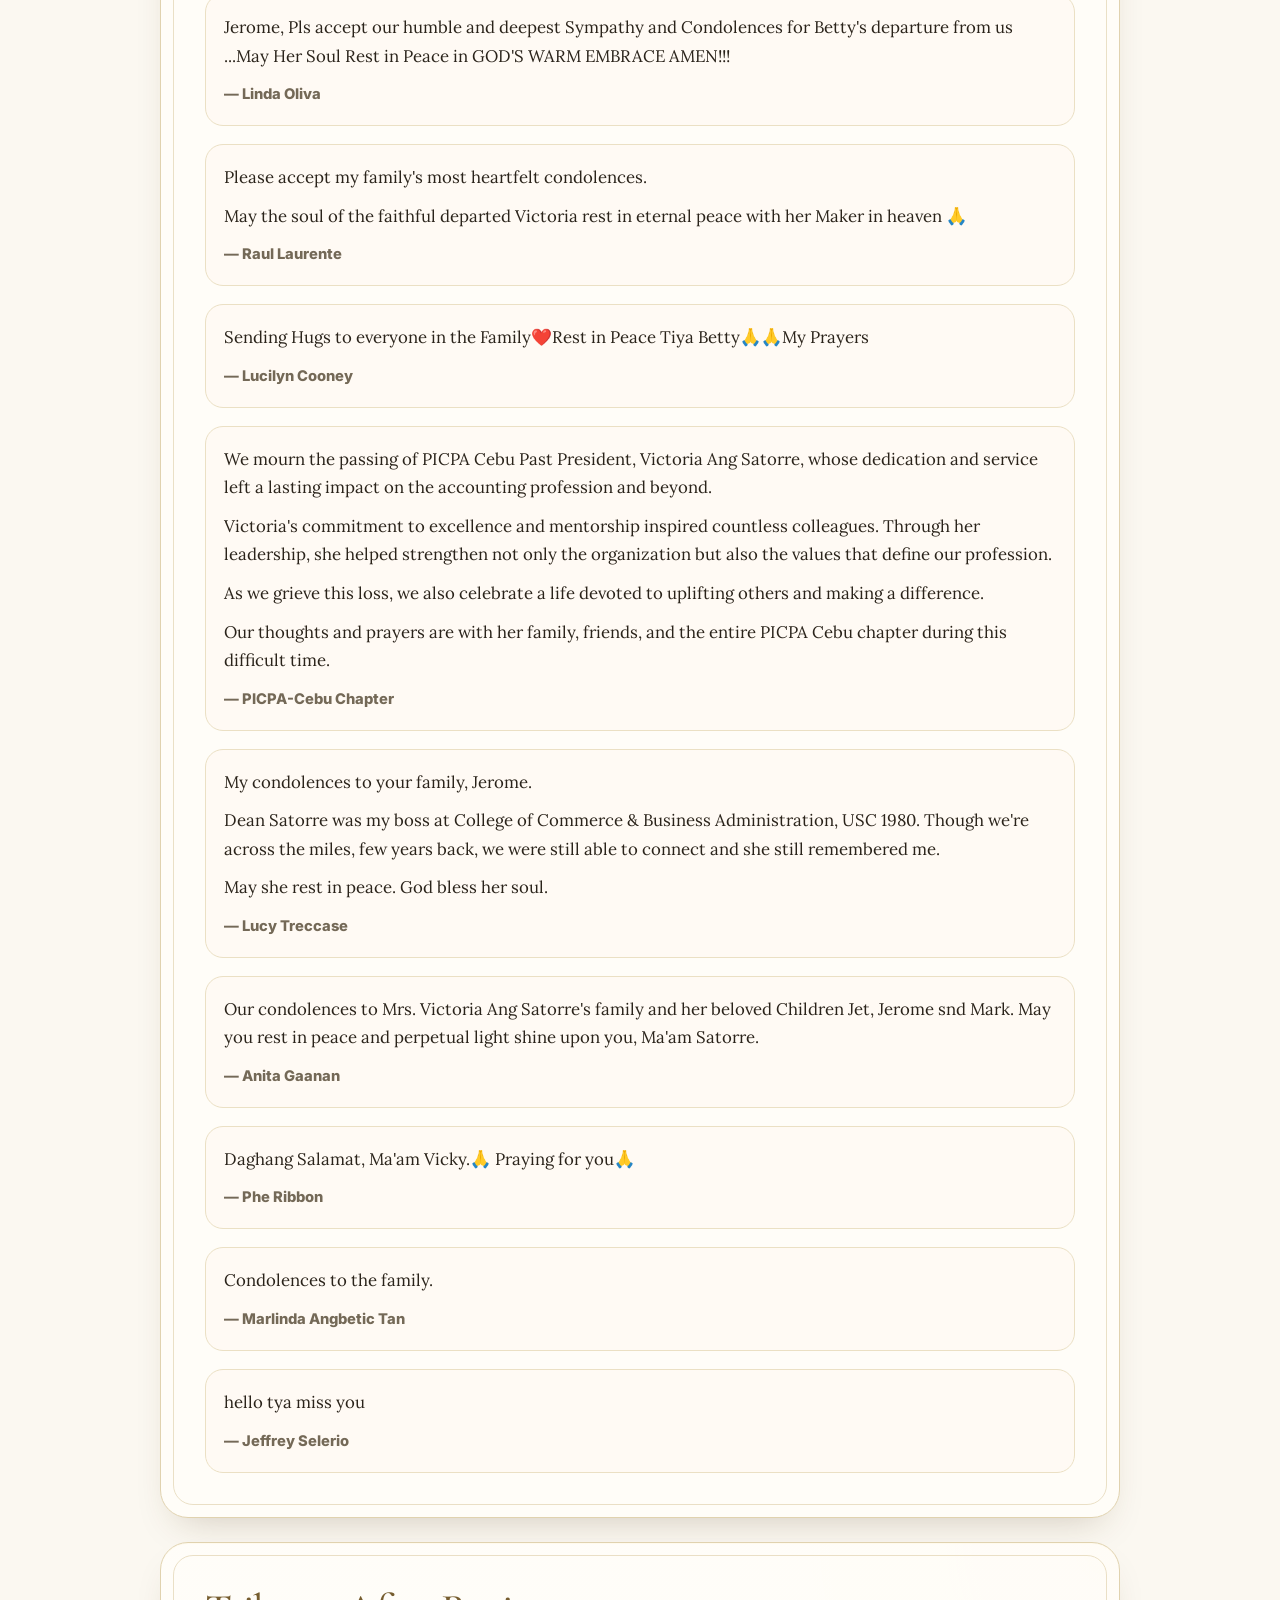
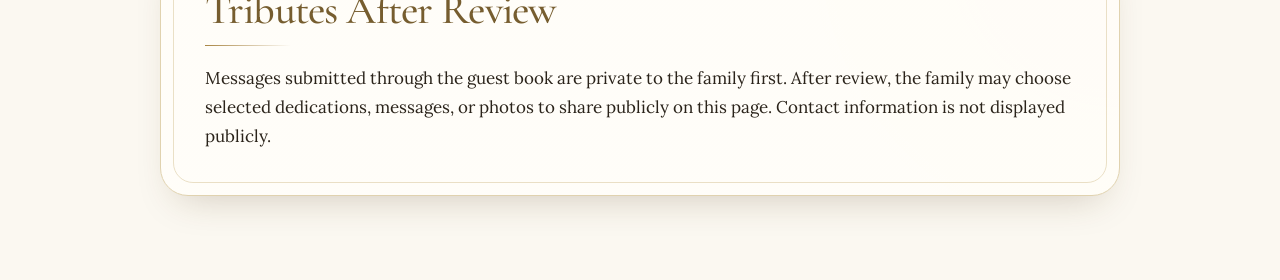
<file: tributes.html>
<!doctype html>
<html lang="en">
<head>
  <meta charset="utf-8" />
  <meta name="viewport" content="width=device-width, initial-scale=1" />
  <title>Tributes | Betty’s Place</title>
  <meta name="description" content="Tributes, prayers, and messages for Victoria “Betty” Satorre." />
  <link rel="stylesheet" href="styles.css" />
</head>
<body>
  <main class="page">

    <nav class="site-nav" aria-label="Memorial site navigation">
      <a href="index.html">Betty’s Place</a>
      <a href="announcements.html">Updates</a>
      <a href="livestream.html">Recording</a>
      <a href="live.html">Event Photos</a>
      <a href="gallery.html">Gallery</a>
      <a href="share.html">Guest Book</a>
      <a href="timeline.html">Timeline</a>
      <a href="tributes.html">Tributes</a>
    </nav>

    <section class="hero compact" aria-labelledby="title">
      <p class="eyebrow">Messages of Love</p>
      <h1 id="title">Tributes</h1>
      <p class="intro">Family and friends may share prayers, dedications, memories, and messages through the guest book. Selected tributes may be added here after family review.</p>
    </section>

    <section class="card tribute-card" aria-labelledby="family-tribute">
      <h2 id="family-tribute">A Family Tribute</h2>
      <p>
        Betty is remembered as a loving wife, mother, grandmother, sister, aunt, educator,
        and friend. A magna cum laude University of San Carlos accounting graduate, Central Michigan University
        MBA, Dean, and Miss Caltex, she carried intelligence and grace alongside deep Catholic
        faith, kindness, cooking, Mahjong, and joyful family gatherings.
      </p>
      <p><a class="button-link" href="share.html">Share Your Tribute</a></p>
    </section>

    <section class="card" id="guestbook-memories" aria-labelledby="guestbook-memories-title">
      <p class="eyebrow">From the Guest Book</p>
      <h2 id="guestbook-memories-title">Memories Shared by Family &amp; Friends</h2>
      <p>These dedications and photos were shared through Betty’s Place guest book and posted after review. Contact information is always kept private.</p>
      <div class="memory-feed" id="memory-feed" aria-live="polite">
        <p class="memory-empty" id="memory-empty">Loading shared memories…</p>
      </div>
    </section>

    <section class="card" id="facebook-condolences" aria-labelledby="facebook-condolences-title">
      <p class="eyebrow">Messages from Facebook</p>
      <h2 id="facebook-condolences-title">Condolences Shared with the Family</h2>
      <p>
        These condolences and memories were shared with the Satorre family and are posted here after family review.
        Contact information is kept private.
      </p>
      <div class="condolence-list">
        <article class="condolence-item">
          <blockquote>
            <p>I am deeply saddened by the passing of my friend, Vicky. We traveled together for the first time to the U.S. in 1970, to pursue graduate studies. We got together in Chicago, where she was, and continued to keep in touch through the years, even until she moved to the U.S. permanently after retirement. Condolences to her family and prayers for her peaceful passage to the other side 🙏</p>
          </blockquote>
          <p class="condolence-author">— Thelma E. Arambulo</p>
        </article>
        <article class="condolence-item">
          <blockquote>
            <p>Jerome, Pls accept our humble and deepest Sympathy and Condolences for Betty&#x27;s departure from us ...May Her Soul Rest in Peace in GOD&#x27;S WARM EMBRACE AMEN!!!</p>
          </blockquote>
          <p class="condolence-author">— Linda Oliva</p>
        </article>
        <article class="condolence-item">
          <blockquote>
            <p>Please accept my family&#x27;s most heartfelt condolences.</p><p>May the soul of the faithful departed Victoria rest in eternal peace with her Maker in heaven 🙏</p>
          </blockquote>
          <p class="condolence-author">— Raul Laurente</p>
        </article>
        <article class="condolence-item">
          <blockquote>
            <p>Sending Hugs to everyone in the Family❤️Rest in Peace Tiya Betty🙏🙏My Prayers</p>
          </blockquote>
          <p class="condolence-author">— Lucilyn Cooney</p>
        </article>
        <article class="condolence-item">
          <blockquote>
            <p>We mourn the passing of PICPA Cebu Past President, Victoria Ang Satorre, whose dedication and service left a lasting impact on the accounting profession and beyond.</p><p>Victoria&#x27;s commitment to excellence and mentorship inspired countless colleagues. Through her leadership, she helped strengthen not only the organization but also the values that define our profession.</p><p>As we grieve this loss, we also celebrate a life devoted to uplifting others and making a difference.</p><p>Our thoughts and prayers are with her family, friends, and the entire PICPA Cebu chapter during this difficult time.</p>
          </blockquote>
          <p class="condolence-author">— PICPA-Cebu Chapter</p>
        </article>
        <article class="condolence-item">
          <blockquote>
            <p>My condolences to your family, Jerome.</p><p>Dean Satorre was my boss at College of Commerce &amp; Business Administration, USC 1980. Though we&#x27;re across the miles, few years back, we were still able to connect and she still remembered me.</p><p>May she rest in peace. God bless her soul.</p>
          </blockquote>
          <p class="condolence-author">— Lucy Treccase</p>
        </article>
        <article class="condolence-item">
          <blockquote>
            <p>Our condolences to Mrs. Victoria Ang Satorre&#x27;s family and her beloved Children Jet, Jerome snd Mark. May you rest in peace and perpetual light shine upon you, Ma&#x27;am Satorre.</p>
          </blockquote>
          <p class="condolence-author">— Anita Gaanan</p>
        </article>
        <article class="condolence-item">
          <blockquote>
            <p>Daghang Salamat, Ma&#x27;am Vicky.🙏 Praying for you🙏</p>
          </blockquote>
          <p class="condolence-author">— Phe Ribbon</p>
        </article>
        <article class="condolence-item">
          <blockquote>
            <p>Condolences to the family.</p>
          </blockquote>
          <p class="condolence-author">— Marlinda Angbetic Tan</p>
        </article>
        <article class="condolence-item">
          <blockquote>
            <p>hello tya miss you</p>
          </blockquote>
          <p class="condolence-author">— Jeffrey Selerio</p>
        </article>
      </div>
    </section>

    <section class="card" aria-labelledby="review-note">
      <h2 id="review-note">Tributes After Review</h2>
      <p>Messages submitted through the guest book are private to the family first. After review, the family may choose selected dedications, messages, or photos to share publicly on this page. Contact information is not displayed publicly.</p>
    </section>
  </main>

  <script>
    // Live approved guest-book memories (JSONP — no CORS). Only entries the family
    // approved AND the guest gave public permission for are ever returned by the backend.
    (function () {
      var ENDPOINT = 'https://script.google.com/macros/s/AKfycbx1gmgJ0yJI8JuCsxDnasgsWLEL1YlyabbAAXDCj6OumPc0YPbPFpmHCvH0hrRWNEoEeg/exec';
      var feed = document.getElementById('memory-feed');
      var empty = document.getElementById('memory-empty');

      function esc(s) {
        return String(s == null ? '' : s).replace(/[&<>"']/g, function (c) {
          return ({ '&': '&amp;', '<': '&lt;', '>': '&gt;', '"': '&quot;', "'": '&#39;' })[c];
        });
      }
      function driveThumb(url) {
        var m = String(url || '').match(/[-\w]{25,}/);
        return m ? 'https://drive.google.com/thumbnail?id=' + m[0] + '&sz=w600' : '';
      }
      window.__vicMemories = function (data) {
        var items = (data && data.items) || [];
        if (!items.length) { empty.textContent = 'Memories shared through the guest book will appear here after review.'; return; }
        empty.remove();
        feed.innerHTML = items.map(function (it) {
          var photo = it.photoUrl ? '<img class="memory-photo" loading="lazy" src="' + esc(driveThumb(it.photoUrl)) + '" alt="Photo shared by ' + esc(it.name || 'a guest') + '">' : '';
          var rel = it.relationship ? ' · ' + esc(it.relationship) : '';
          var msg = it.message ? '<blockquote><p>' + esc(it.message).replace(/\n/g, '<br>') + '</p></blockquote>' : '';
          return '<article class="memory-item">' + msg + photo +
            '<p class="memory-author">— ' + esc(it.name || 'A friend') + rel + '</p>' +
            (it.date ? '<p class="memory-date">' + esc(it.date) + '</p>' : '') + '</article>';
        }).join('');
      };
      var s = document.createElement('script');
      s.src = ENDPOINT + '?api=public&callback=__vicMemories&_=' + Date.now();
      s.onerror = function () { empty.textContent = 'Memories shared through the guest book will appear here after review.'; };
      document.body.appendChild(s);
    })();
  </script>
</body>
</html>
</file>
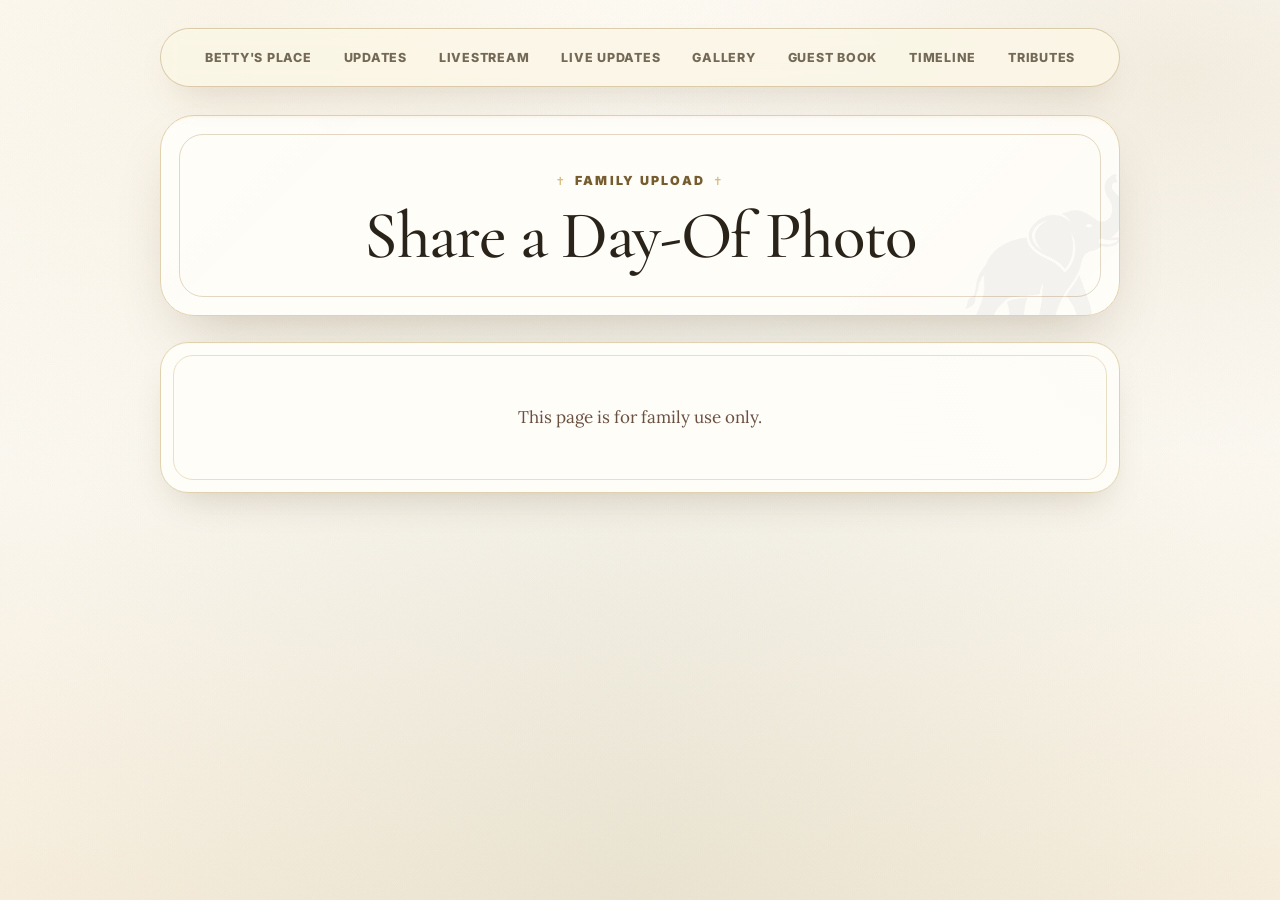
<file: upload.html>
<!doctype html>
<html lang="en">
<head>
  <meta charset="utf-8" />
  <meta name="viewport" content="width=device-width, initial-scale=1" />
  <title>Upload Day-Of Photo | Betty's Place</title>
  <link rel="stylesheet" href="styles.css" />
  <style>
    .upload-form { display: flex; flex-direction: column; gap: 20px; }
    .photo-pick {
      border: 2px dashed #b89a80;
      border-radius: 16px;
      padding: 32px 20px;
      text-align: center;
      cursor: pointer;
      background: #fdf6ee;
      transition: border-color .2s;
    }
    .photo-pick:hover { border-color: #6d4c35; }
    .photo-pick input { display: none; }
    .photo-pick img { max-width: 100%; max-height: 320px; border-radius: 12px; margin-top: 12px; display: none; }
    .pick-label { font-size: 1.1rem; color: #6a5040; margin: 0; }
    textarea {
      border: 1px solid #d2bfad;
      border-radius: 12px;
      padding: 14px;
      font: inherit;
      font-size: 1rem;
      width: 100%;
      box-sizing: border-box;
      min-height: 90px;
      background: #fff;
      resize: vertical;
      color: #2d2118;
    }
    .upload-btn {
      width: 100%;
      padding: 18px;
      font-size: 1.1rem;
      border-radius: 999px;
      border: none;
      background: #6d4c35;
      color: #fff;
      cursor: pointer;
      font-weight: 600;
      letter-spacing: .02em;
    }
    .upload-btn:disabled { background: #b09880; cursor: not-allowed; }
    .upload-status { text-align: center; font-size: 1rem; color: #4a3525; min-height: 1.5em; }
    .locked-msg { text-align: center; padding: 60px 20px; color: #6a5040; }
  </style>
</head>
<body>
  <main class="page">

    <nav class="site-nav" aria-label="Memorial site navigation">
      <a href="index.html">Betty's Place</a>
      <a href="announcements.html">Updates</a>
      <a href="livestream.html">Livestream</a>
      <a href="live.html">Live Updates</a>
      <a href="gallery.html">Gallery</a>
      <a href="share.html">Guest Book</a>
      <a href="timeline.html">Timeline</a>
      <a href="tributes.html">Tributes</a>
    </nav>

    <section class="hero compact" aria-labelledby="title">
      <p class="eyebrow">Family Upload</p>
      <h1 id="title">Share a Day-Of Photo</h1>
    </section>

    <section class="card" id="upload-card" style="display:none">
      <p>Photos you upload here appear on the <a href="live.html">Live Updates</a> page for family and friends watching online.</p>
      <div class="upload-form">

        <div class="photo-pick" id="pick-area" onclick="document.getElementById('photo-input').click()">
          <p class="pick-label" id="pick-label">📷 Tap to choose a photo</p>
          <input type="file" id="photo-input" accept="image/*" />
          <img id="preview" alt="Preview of selected photo" />
        </div>

        <textarea id="caption" placeholder="Caption (optional) — e.g. "Outside the church before the service""></textarea>

        <button class="upload-btn" id="upload-btn" onclick="upload()">Upload Photo</button>
        <p class="upload-status" id="upload-status" aria-live="polite"></p>
      </div>
    </section>

    <section class="card locked-msg" id="locked-card">
      <p>This page is for family use only.</p>
    </section>

  </main>

  <script>
    const ENDPOINT = 'https://script.google.com/macros/s/AKfycbx1gmgJ0yJI8JuCsxDnasgsWLEL1YlyabbAAXDCj6OumPc0YPbPFpmHCvH0hrRWNEoEeg/exec';
    const VALID_TOKEN = 'betty2026';

    const urlToken = new URLSearchParams(location.search).get('token');
    if (urlToken === VALID_TOKEN) {
      document.getElementById('upload-card').style.display = '';
      document.getElementById('locked-card').style.display = 'none';
    }

    document.getElementById('photo-input').addEventListener('change', function () {
      const file = this.files[0];
      if (!file) return;
      const preview = document.getElementById('preview');
      const reader = new FileReader();
      reader.onload = e => {
        preview.src = e.target.result;
        preview.style.display = 'block';
      };
      reader.readAsDataURL(file);
      document.getElementById('pick-label').textContent = '✓ ' + file.name;
    });

    async function resizeImage(file, maxPx) {
      return new Promise(resolve => {
        const img = new Image();
        const url = URL.createObjectURL(file);
        img.onload = () => {
          let w = img.width, h = img.height;
          if (w > maxPx || h > maxPx) {
            if (w > h) { h = Math.round(h * maxPx / w); w = maxPx; }
            else { w = Math.round(w * maxPx / h); h = maxPx; }
          }
          const canvas = document.createElement('canvas');
          canvas.width = w;
          canvas.height = h;
          canvas.getContext('2d').drawImage(img, 0, 0, w, h);
          canvas.toBlob(blob => { URL.revokeObjectURL(url); resolve(blob); }, 'image/jpeg', 0.88);
        };
        img.src = url;
      });
    }

    async function toBase64(blob) {
      return new Promise((res, rej) => {
        const r = new FileReader();
        r.onload = () => res(String(r.result).split(',')[1] || '');
        r.onerror = rej;
        r.readAsDataURL(blob);
      });
    }

    async function upload() {
      const input = document.getElementById('photo-input');
      const btn = document.getElementById('upload-btn');
      const statusEl = document.getElementById('upload-status');
      const caption = document.getElementById('caption').value.trim();

      if (!input.files[0]) {
        statusEl.textContent = 'Please choose a photo first.';
        return;
      }

      btn.disabled = true;
      btn.textContent = 'Resizing photo…';
      statusEl.textContent = '';

      try {
        const blob = await resizeImage(input.files[0], 2000);
        btn.textContent = 'Uploading…';
        statusEl.textContent = 'Sending photo — this may take a moment…';

        const b64 = await toBase64(blob);
        const fd = new FormData();
        fd.append('source', 'bettys-place-dayof');
        fd.append('name', 'Satoy');
        fd.append('message', caption || 'Day-of photo');
        fd.append('photo_base64', b64);
        fd.append('photo_filename', input.files[0].name || 'dayof.jpg');
        fd.append('photo_mime_type', 'image/jpeg');

        await fetch(ENDPOINT, { method: 'POST', mode: 'no-cors', body: fd });

        statusEl.textContent = '✓ Photo uploaded! It will appear on the Day Of page within a minute.';
        btn.textContent = 'Upload Another Photo';
        btn.disabled = false;
        input.value = '';
        document.getElementById('preview').style.display = 'none';
        document.getElementById('pick-label').textContent = '📷 Tap to choose a photo';
        document.getElementById('caption').value = '';
      } catch (err) {
        statusEl.textContent = 'Upload failed. Check your connection and try again.';
        btn.textContent = 'Try Again';
        btn.disabled = false;
      }
    }
  </script>
</body>
</html>
</file>
<file: styles.css>
@import url('https://fonts.googleapis.com/css2?family=Cormorant+Garamond:ital,wght@0,400;0,500;0,600;1,400;1,500&family=Lora:ital,wght@0,400;0,500;0,600;1,400;1,500&family=Inter:wght@500;600;700;800;900&display=swap');

:root {
  --paper: #fbf8f1;
  --paper-deep: #f1e7d1;
  --card: #fffdf8;
  --card-warm: #fffaf0;
  --ink: #2a231a;
  --ink-soft: #4a4034;
  --muted: #746957;
  --muted-2: #9a8a72;
  --gold: #a98645;
  --gold-2: #d7bd82;
  --gold-deep: #765d2f;
  --seal-cream: #fffaf0;
  --seal-rim: #d7bd82;
  --sage: #7a8a6b;
  --rose: #d8c2a9;
  --line: #e0d2af;
  --line-soft: #ebe0c4;
  --shadow-1: 0 1px 0 rgba(255, 250, 235, .8) inset, 0 18px 38px -18px rgba(80, 55, 20, .25);
  --shadow-2: 0 2px 0 rgba(255, 250, 235, .85) inset, 0 26px 60px -22px rgba(80, 55, 20, .28);
  --serif: 'Cormorant Garamond', 'Adobe Caslon Pro', Georgia, 'Times New Roman', serif;
  --body: 'Lora', Georgia, 'Times New Roman', serif;
  --sans: 'Inter', system-ui, -apple-system, BlinkMacSystemFont, 'Segoe UI', sans-serif;
}

* { box-sizing: border-box; }

html { scroll-behavior: smooth; }

body {
  margin: 0;
  color: var(--ink);
  background: var(--paper);
  font-family: var(--body);
  font-size: 17px;
  line-height: 1.7;
  text-rendering: optimizeLegibility;
  -webkit-font-smoothing: antialiased;
}

body::before {
  content: "";
  position: fixed;
  inset: 0;
  z-index: -2;
  pointer-events: none;
  background:
    radial-gradient(ellipse at 18% 0%, rgba(215, 189, 130, .14), transparent 38rem),
    radial-gradient(ellipse at 92% 8%, rgba(156, 120, 54, .12), transparent 34rem),
    radial-gradient(ellipse at 50% 100%, rgba(122, 138, 107, .10), transparent 40rem),
    linear-gradient(180deg, #fffdf8 0%, var(--paper) 48%, #f6eddc 100%);
}

body::after {
  content: "";
  position: fixed;
  inset: 0;
  z-index: -1;
  pointer-events: none;
  opacity: .33;
  mix-blend-mode: multiply;
  background-image: url("data:image/svg+xml;utf8,<svg xmlns='http://www.w3.org/2000/svg' width='240' height='240'><filter id='n'><feTurbulence type='fractalNoise' baseFrequency='0.85' numOctaves='2' stitchTiles='stitch'/><feColorMatrix values='0 0 0 0 0.55 0 0 0 0 0.45 0 0 0 0 0.30 0 0 0 0.06 0'/></filter><rect width='100%' height='100%' filter='url(%23n)'/></svg>");
}

::selection { background: rgba(156, 120, 54, .25); }

.page {
  width: min(960px, calc(100% - 32px));
  margin: 0 auto;
  padding: 28px 0 60px;
}

.site-nav {
  position: sticky;
  top: 12px;
  z-index: 5;
  display: flex;
  flex-wrap: wrap;
  justify-content: center;
  gap: 8px;
  margin: 0 auto 28px;
  padding: 10px;
  background: rgba(251, 246, 230, .86);
  border: 1px solid rgba(156, 120, 54, .34);
  border-radius: 999px;
  box-shadow: var(--shadow-1);
  backdrop-filter: blur(10px);
}

.site-nav a {
  padding: 8px 12px;
  color: var(--muted);
  border-radius: 999px;
  font-family: var(--sans);
  font-size: .78rem;
  font-weight: 800;
  letter-spacing: .06em;
  text-decoration: none;
  text-transform: uppercase;
}

.site-nav a:hover {
  color: var(--ink);
  background: rgba(200, 167, 106, .2);
}

.hero {
  position: relative;
  overflow: hidden;
  margin-bottom: 26px;
  padding: clamp(30px, 6vw, 54px) clamp(20px, 5vw, 54px) clamp(30px, 5vw, 48px);
  text-align: center;
  background:
    linear-gradient(rgba(255, 253, 248, .95), rgba(255, 253, 248, .95)),
    linear-gradient(135deg, rgba(255, 255, 255, .98), rgba(251, 248, 241, .88));
  border: 1px solid var(--line);
  border-radius: 34px;
  box-shadow: var(--shadow-2);
}

.hero::before {
  content: "";
  position: absolute;
  inset: 18px;
  border: 1px solid rgba(156, 120, 54, .28);
  border-radius: 24px;
  pointer-events: none;
}

.hero::after {
  content: "";
  position: absolute;
  right: -42px;
  bottom: -58px;
  width: 230px;
  height: 230px;
  opacity: .055;
  background: url('assets/betty-elephant-logo.png') center / contain no-repeat;
  pointer-events: none;
}

.eyebrow {
  margin: 0 0 14px;
  color: var(--gold-deep);
  font-family: var(--sans);
  font-size: .78rem;
  font-weight: 900;
  letter-spacing: .18em;
  text-transform: uppercase;
}

h1,
h2 {
  font-family: var(--serif);
  letter-spacing: -.02em;
}

h1 {
  margin: 0;
  color: var(--ink);
  display: grid;
  gap: .02em;
  justify-items: center;
  font-size: clamp(2rem, 5vw, 3.9rem);
  font-weight: 500;
  line-height: .92;
}

.compact h1 { font-size: clamp(2.35rem, 5.6vw, 4.2rem); }

h1 span,
h1 em {
  display: block;
}

h1 em {
  color: var(--gold-deep);
  font-size: .68em;
  font-style: italic;
  font-weight: 400;
  letter-spacing: .01em;
}

h1 span:last-child {
  margin-top: -.04em;
  font-size: .82em;
}

.dates {
  margin: 22px 0 0;
  color: var(--muted);
  font-size: clamp(1.05rem, 2.6vw, 1.34rem);
}

.dates span { color: var(--ink-soft); }

.known-as {
  max-width: 620px;
  margin: 14px auto 0;
  color: var(--muted);
  font-family: var(--serif);
  font-size: clamp(1.08rem, 2.2vw, 1.32rem);
  font-style: italic;
  line-height: 1.35;
}

.divider {
  width: min(220px, 52%);
  height: 11px;
  margin: 28px auto;
  background:
    radial-gradient(circle, var(--gold) 0 3px, transparent 3.5px) center / 22px 10px no-repeat,
    linear-gradient(90deg, transparent, var(--gold-2), var(--gold), var(--gold-2), transparent) center / 100% 1px no-repeat;
}

.intro {
  max-width: 720px;
  margin: 0 auto;
  color: var(--ink-soft);
  font-size: clamp(1.08rem, 2.1vw, 1.24rem);
}

.hero-photo {
  width: min(560px, 100%);
  margin: 30px auto 0;
}

.hero-photo-primary {
  width: min(430px, 88%);
  margin-top: 22px;
}

.hero-photo img,
.photo-grid img {
  display: block;
  width: 100%;
  height: auto;
  background: var(--card-warm);
  border: 1px solid rgba(156, 120, 54, .33);
  border-radius: 22px;
  box-shadow: 0 16px 38px rgba(80, 55, 20, .14);
}

.hero-photo img { padding: 8px; }

.hero-photo-primary img {
  padding: 10px;
  border-radius: 30px;
  box-shadow: 0 24px 54px rgba(80, 55, 20, .16);
}

.hero-title-lockup {
  display: grid;
  justify-items: center;
  gap: 10px;
  margin-top: 20px;
}

.elephant-charm {
  display: grid;
  place-items: center;
  width: 76px;
  height: 76px;
  margin: 0 auto;
  padding: 7px;
  background: rgba(255, 255, 255, .92);
  border: 1px solid rgba(169, 134, 69, .28);
  border-radius: 50%;
  box-shadow: 0 10px 22px rgba(80, 55, 20, .10);
}

.elephant-charm img,
.keepsake-icon img {
  display: block;
  width: 100%;
  height: 100%;
}

.card {
  position: relative;
  overflow: hidden;
  margin: 24px auto;
  padding: clamp(24px, 5vw, 44px);
  background:
    linear-gradient(rgba(255, 253, 248, .94), rgba(255, 253, 248, .94)),
    radial-gradient(circle at top right, rgba(200, 167, 106, .15), transparent 20rem),
    var(--card);
  border: 1px solid var(--line);
  border-radius: 28px;
  box-shadow: var(--shadow-1);
}

.card::before {
  content: "";
  position: absolute;
  inset: 12px;
  border: 1px solid rgba(224, 210, 175, .68);
  border-radius: 20px;
  pointer-events: none;
}

.card > * { position: relative; }

h2 {
  margin: 0 0 18px;
  color: var(--gold-deep);
  font-size: clamp(1.75rem, 4vw, 2.65rem);
  font-weight: 500;
  line-height: 1.08;
}

.card h2::after {
  content: "";
  display: block;
  width: 86px;
  height: 1px;
  margin-top: 13px;
  background: linear-gradient(90deg, var(--gold), transparent);
}

p { margin-top: 0; }

p:last-child { margin-bottom: 0; }

dl { margin: 0; }

dl > div {
  display: grid;
  grid-template-columns: 130px 1fr;
  gap: 20px;
  padding: 18px 0;
  border-top: 1px solid var(--line-soft);
}

dl > div:first-child { border-top: 0; padding-top: 0; }

dt,
.condolence-form label,
.condolence-form legend,
.photo-grid figcaption,
.feature-links span,
.feature-links small,
.loved-grid strong,
.timeline-list time,
.condolence-author,
.form-status,
button,
.button-link,
.quick-links a,
.field-note,
.status-banner {
  font-family: var(--sans);
}

dt {
  color: var(--muted);
  font-size: .76rem;
  font-weight: 900;
  letter-spacing: .12em;
  text-transform: uppercase;
}

dd { margin: 0; font-size: 1.14rem; }

.note {
  margin: 24px 0 0;
  color: var(--muted);
  font-style: italic;
}

.memory-book {
  background:
    linear-gradient(rgba(251, 246, 230, .9), rgba(251, 246, 230, .9)),
    radial-gradient(circle at 15% 10%, rgba(215, 189, 130, .16), transparent 17rem),
    var(--card-warm);
}

.memory-book::after {
  content: "";
  position: absolute;
  right: 24px;
  top: 24px;
  width: 78px;
  height: 78px;
  opacity: .16;
  background: url('assets/betty-elephant-logo.png') center / contain no-repeat;
  pointer-events: none;
}

.feature-links,
.quick-links {
  display: grid;
  grid-template-columns: repeat(4, minmax(0, 1fr));
  gap: 12px;
  margin-top: 24px;
}

.feature-links a,
.quick-links a {
  display: block;
  min-height: 108px;
  padding: 18px 14px;
  color: var(--ink);
  background: linear-gradient(180deg, #ffffff, #fffaf0);
  border: 1px solid rgba(156, 120, 54, .28);
  border-radius: 19px;
  text-align: center;
  text-decoration: none;
  box-shadow: 0 12px 28px rgba(80, 55, 20, .07);
}

.quick-links a { min-height: auto; font-weight: 900; }

.feature-links span {
  display: block;
  margin-bottom: 8px;
  color: var(--gold-deep);
  font-weight: 900;
}

.feature-links small {
  display: block;
  color: var(--muted);
  line-height: 1.35;
}

.loved-card,
.gratitude-card,
.tribute-card,
.keepsake-card {
  background:
    linear-gradient(135deg, rgba(251, 246, 230, .94), rgba(255, 247, 226, .78)),
    radial-gradient(circle at top right, rgba(215, 189, 130, .14), transparent 20rem);
}

.loved-grid {
  display: grid;
  grid-template-columns: repeat(3, minmax(0, 1fr));
  gap: 14px;
}

.loved-grid div,
.timeline-list li,
.condolence-item,
fieldset {
  padding: 18px;
  background: rgba(255, 250, 243, .68);
  border: 1px solid var(--line-soft);
  border-radius: 18px;
}

.loved-grid strong,
.timeline-list time {
  display: block;
  margin-bottom: 6px;
  color: var(--gold-deep);
  font-weight: 900;
}

.loved-grid span { color: var(--muted); }

.two-column-card {
  display: grid;
  grid-template-columns: 1.4fr .8fr;
  gap: 24px;
  align-items: center;
}

.quick-links.stacked {
  grid-template-columns: 1fr;
  margin-top: 0;
}

.keepsake-card {
  display: grid;
  grid-template-columns: 96px 1fr;
  gap: 22px;
  align-items: center;
}

.keepsake-icon {
  display: grid;
  place-items: center;
  width: 104px;
  height: 104px;
  padding: 10px;
  background: rgba(255, 255, 255, .94);
  border: 1px solid rgba(169, 134, 69, .28);
  border-radius: 50%;
}

.photo-grid {
  display: grid;
  grid-template-columns: repeat(3, minmax(0, 1fr));
  gap: 20px;
}

/* ── Live alert banner ─────────────────────────────────── */
.live-alert-bar {
  background: #1a100a;
  color: #f5e6c8;
  text-align: center;
  padding: 11px 20px;
  display: flex;
  align-items: center;
  justify-content: center;
  gap: 14px;
  flex-wrap: wrap;
  font-family: var(--sans);
  font-size: .82rem;
  font-weight: 600;
  letter-spacing: .04em;
  position: sticky;
  top: 0;
  z-index: 10;
}
.live-alert-bar a {
  color: #f5d478;
  text-decoration: none;
  border: 1px solid rgba(245, 212, 120, .45);
  border-radius: 999px;
  padding: 4px 13px;
}
.live-alert-bar a:hover { background: rgba(245, 212, 120, .12); }

.live-dot {
  display: inline-block;
  width: 9px;
  height: 9px;
  background: #e74c3c;
  border-radius: 50%;
  flex-shrink: 0;
  animation: live-pulse 1.2s ease-in-out infinite;
}

.nav-live-dot {
  display: inline-block;
  width: 7px;
  height: 7px;
  background: #e74c3c;
  border-radius: 50%;
  margin-right: 4px;
  vertical-align: middle;
  animation: live-pulse 1.2s ease-in-out infinite;
}

@keyframes live-pulse {
  0%, 100% { opacity: 1; transform: scale(1); box-shadow: 0 0 0 0 rgba(231,76,60,.5); }
  50%       { opacity: .8; transform: scale(.85); box-shadow: 0 0 0 5px rgba(231,76,60,0); }
}

.photo-grid figure { margin: 0; }

.photo-grid img {
  aspect-ratio: 4 / 3;
  object-fit: cover;
  padding: 6px;
}

.birthday-grid { margin-top: 22px; }

.birthday-grid img {
  aspect-ratio: 4 / 5;
  object-fit: cover;
}

.photo-grid figcaption {
  margin-top: 10px;
  color: var(--muted);
  font-size: .82rem;
  line-height: 1.35;
  text-align: center;
}

.timeline-list {
  display: grid;
  gap: 18px;
  margin: 0;
  padding: 0;
  list-style: none;
}

.timeline-list li {
  position: relative;
  padding-left: 30px;
}

.timeline-list li::before {
  content: "";
  position: absolute;
  left: 13px;
  top: 26px;
  width: 7px;
  height: 7px;
  background: var(--gold);
  border-radius: 50%;
}

.condolence-list {
  display: grid;
  gap: 18px;
  margin-top: 22px;
}

.condolence-item blockquote {
  margin: 0;
  color: var(--ink);
  font-size: 1.05rem;
}

.condolence-item blockquote p { margin: 0 0 10px; }
.condolence-item blockquote p:last-child { margin-bottom: 0; }

.condolence-author {
  margin: 12px 0 0;
  color: var(--muted);
  font-size: .92rem;
  font-weight: 800;
}

.condolence-form {
  display: grid;
  gap: 20px;
}

.condolence-form label,
.condolence-form legend {
  color: var(--muted);
  font-size: .88rem;
  font-weight: 800;
}

.condolence-form input,
.condolence-form textarea {
  width: 100%;
  margin-top: 8px;
  padding: 13px 14px;
  color: var(--ink);
  background: #fffaf3;
  border: 1px solid var(--line);
  border-radius: 14px;
  font: 1rem/1.4 var(--sans);
}

.condolence-form textarea { resize: vertical; }

.form-grid {
  display: grid;
  grid-template-columns: repeat(2, minmax(0, 1fr));
  gap: 18px;
}

fieldset { margin: 0; }

.checkbox {
  display: flex;
  gap: 10px;
  align-items: flex-start;
  margin-top: 10px;
  color: var(--ink) !important;
  font-weight: 500 !important;
}

.checkbox input {
  width: auto;
  margin: 3px 0 0;
}

.privacy-note,
.field-note {
  margin: 0;
  color: var(--muted);
  font-size: .95rem;
}

.field-note { font-size: .82rem; font-weight: 500; }

button,
.button-link {
  display: inline-block;
  width: fit-content;
  padding: 13px 18px;
  color: #fff;
  background: linear-gradient(135deg, var(--gold), var(--gold-deep));
  border: 0;
  border-radius: 999px;
  box-shadow: 0 12px 24px rgba(110, 85, 39, .18);
  font-size: .9rem;
  font-weight: 900;
  letter-spacing: .04em;
  text-decoration: none;
  text-transform: uppercase;
  cursor: pointer;
}

button:hover,
.button-link:hover { filter: brightness(.98); transform: translateY(-1px); }

button:disabled {
  cursor: not-allowed;
  opacity: .58;
  transform: none;
}

.status-banner {
  margin: 0 0 24px;
  padding: 14px 16px;
  color: #5f4b2b;
  background: #fff4dc;
  border: 1px solid #ead09c;
  border-radius: 16px;
  font-size: .95rem;
}

.success-banner {
  color: #3f5f37;
  background: #eef8e9;
  border-color: #b9d7ae;
}

.form-status {
  margin: 0;
  color: var(--muted);
  font-weight: 800;
}

.hidden { display: none; }


/* Subtle Catholic devotional touches */
.hero .eyebrow::before,
.hero .eyebrow::after {
  content: "✝︎";
  display: inline-block;
  margin: 0 .7em;
  color: var(--gold-2);
  font-size: .9em;
  font-weight: 500;
}

.scripture-card {
  text-align: center;
  background:
    linear-gradient(rgba(255, 253, 248, .96), rgba(255, 253, 248, .96)),
    radial-gradient(circle at top, rgba(215, 189, 130, .18), transparent 18rem),
    var(--card);
}

.scripture-card::after {
  content: "✝︎";
  position: absolute;
  right: clamp(24px, 5vw, 48px);
  bottom: clamp(18px, 4vw, 34px);
  color: rgba(169, 134, 69, .16);
  font-family: var(--serif);
  font-size: clamp(4rem, 12vw, 8rem);
  line-height: 1;
  pointer-events: none;
}

.cross-row {
  margin: 0 0 10px;
  color: var(--gold-2);
  font-family: var(--serif);
  font-size: 1.05rem;
  letter-spacing: .55em;
}

.scripture-card h2::after {
  margin-left: auto;
  margin-right: auto;
}

.scripture-card blockquote {
  max-width: 760px;
  margin: 0 auto;
  color: var(--ink-soft);
}

.scripture-card blockquote p {
  margin: 0;
  font-family: var(--serif);
  font-size: clamp(1.45rem, 3.2vw, 2.18rem);
  font-style: italic;
  line-height: 1.28;
}

.scripture-card cite {
  display: block;
  margin-top: 18px;
  color: var(--muted);
  font-family: var(--sans);
  font-size: .84rem;
  font-style: normal;
  font-weight: 800;
  letter-spacing: .12em;
  text-transform: uppercase;
}

footer {
  padding: 28px 16px 8px;
  color: var(--muted);
  text-align: center;
}

@media (max-width: 860px) {
  .feature-links,
  .quick-links,
  .loved-grid { grid-template-columns: 1fr 1fr; }

  .two-column-card { grid-template-columns: 1fr; }
}

@media (max-width: 760px) {
  .photo-grid { grid-template-columns: 1fr; }
}

@media (max-width: 620px) {
  body { font-size: 16px; }
  .page { width: min(100% - 22px, 920px); padding-top: 18px; }
  .site-nav { position: static; border-radius: 22px; }
  .site-nav a { flex: 1 1 auto; text-align: center; }
  .hero { border-radius: 26px; }
  .hero-photo-primary { width: min(360px, 94%); }
  .hero::before { inset: 10px; border-radius: 18px; }
  dl > div { grid-template-columns: 1fr; gap: 4px; }
  .form-grid { grid-template-columns: 1fr; }
  button, .button-link { width: 100%; text-align: center; }
  .keepsake-card { grid-template-columns: 1fr; text-align: center; }
  .keepsake-icon { margin: 0 auto; }
  .card h2::after { margin-left: auto; margin-right: auto; }
}

@media (max-width: 560px) {
  .feature-links,
  .quick-links,
  .loved-grid { grid-template-columns: 1fr; }
}

/* --- Guest book: paste-a-picture zone + live approved memories feed (added 2026-06-10) --- */
#photo-paste-zone {
  margin: 6px 0 2px; padding: 14px; border: 1.5px dashed #c9b49c; border-radius: 12px;
  background: #fbf6ef; color: #6a5849; font-size: .92rem; text-align: center; cursor: pointer;
}
#photo-paste-zone:focus, #photo-paste-zone:hover { border-color: #6d4c35; background: #f6ece0; outline: none; }
#photo-preview-wrap { font-size: .9rem; color: #6a5849; margin: 6px 0 0; }
.link-button { background: none; border: 0; color: #9f3f36; cursor: pointer; text-decoration: underline; font: inherit; padding: 0; }
.memory-feed { display: grid; gap: 14px; margin-top: 6px; }
.memory-item { border: 1px solid #e2d3c2; border-radius: 16px; padding: 14px 16px; background: #fffaf4; }
.memory-item blockquote { margin: 0 0 8px; }
.memory-item .memory-photo { width: 100%; max-width: 360px; border-radius: 12px; margin: 8px 0; display: block; }
.memory-item .memory-author { font-weight: 600; color: #6d4c35; margin: 4px 0 0; }
.memory-item .memory-date { font-size: .82rem; color: #8b7a6c; }
.memory-empty { color: #8b7a6c; font-style: italic; }
.gallery-shared-grid { display: grid; grid-template-columns: repeat(auto-fill, minmax(160px, 1fr)); gap: 12px; margin-top: 8px; }
.gallery-shared-grid img { width: 100%; aspect-ratio: 1/1; object-fit: cover; border-radius: 12px; border: 1px solid #e2d3c2; }
</file>
